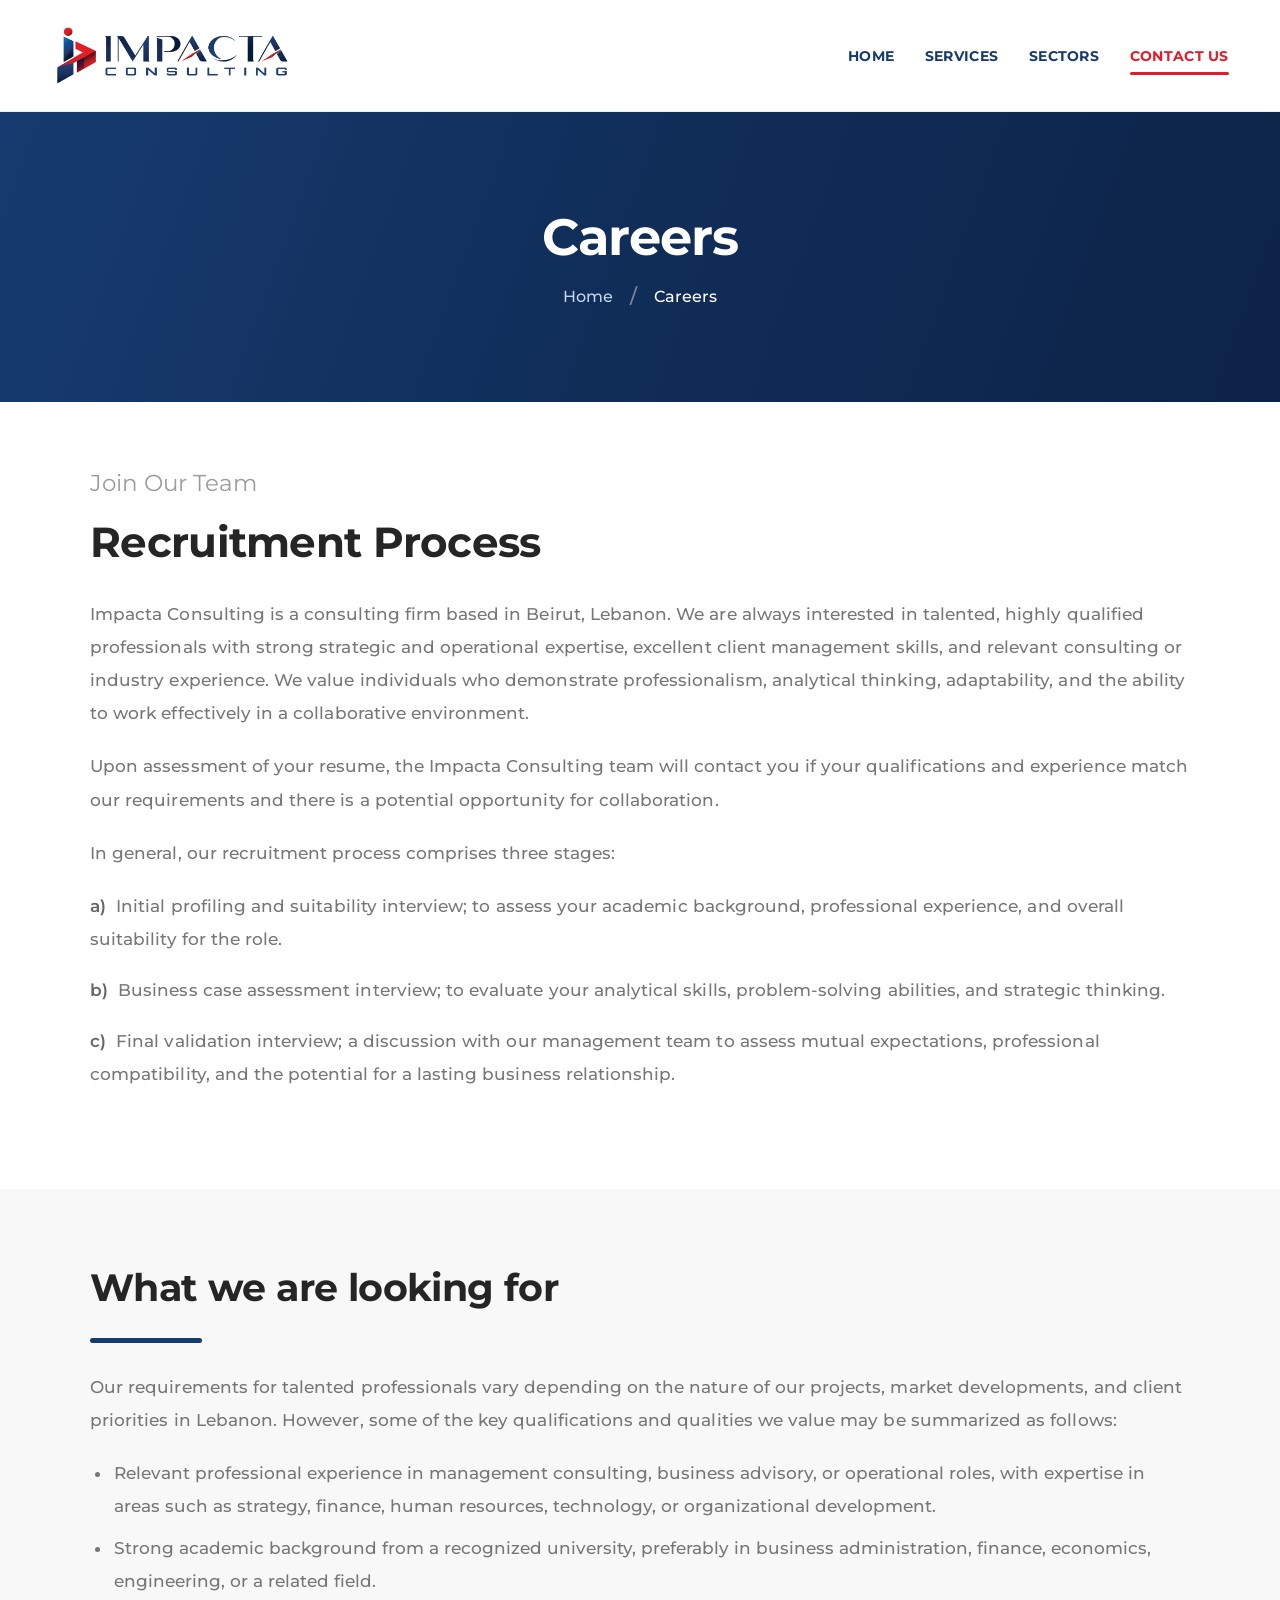
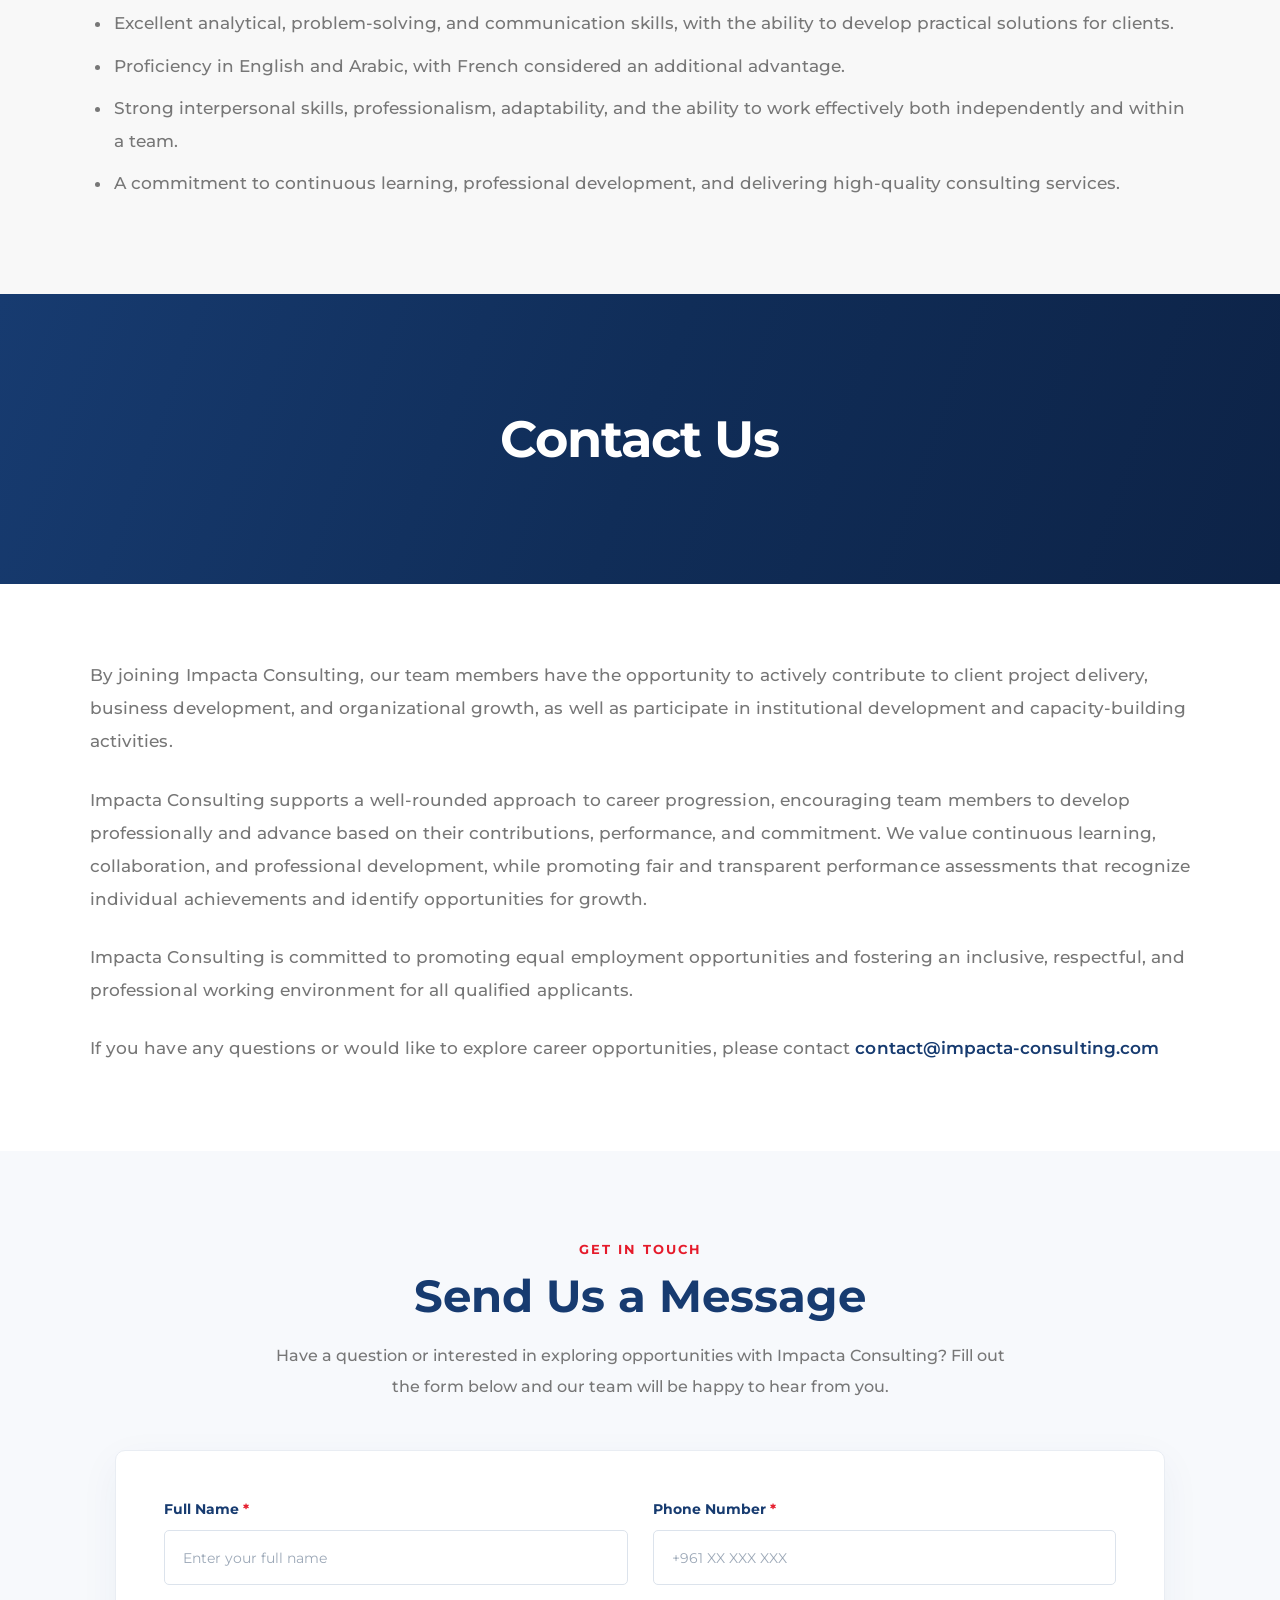
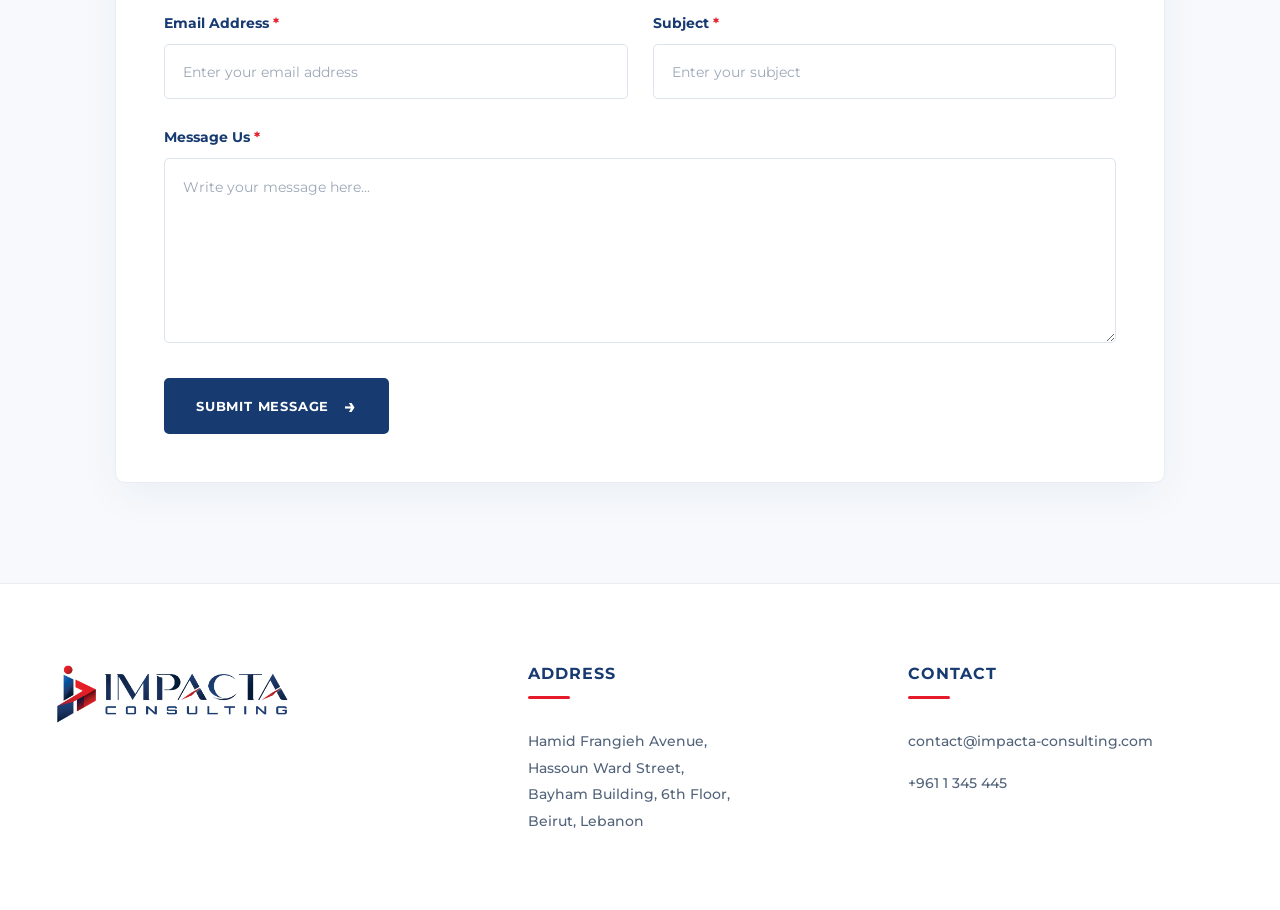
<file: contact.html>
<!DOCTYPE html>
<html lang="en">

<head>
    <meta charset="UTF-8">
    <meta name="viewport" content="width=device-width, initial-scale=1.0">

    <title>Contact Us | Impacta Consulting</title>

    <meta name="description"
        content="Contact Impacta Consulting in Beirut, Lebanon. Get in touch with our team for consulting inquiries.">

    <!-- Favicon -->
    <link rel="icon" type="image/png" href="assets/img/impacta-logo.png">
    <link rel="apple-touch-icon" href="assets/img/impacta-logo.png">

    <!-- Google Fonts -->
    <link rel="preconnect" href="https://fonts.googleapis.com">
    <link rel="preconnect" href="https://fonts.gstatic.com" crossorigin>

    <link href="https://fonts.googleapis.com/css2?family=Montserrat:wght@400;500;600;700;800&display=swap"
        rel="stylesheet">

    <!-- CSS -->
    <link rel="stylesheet" href="assets/css/style.css">

    <!-- JavaScript -->
    <script src="assets/js/app.js" defer></script>
</head>

<body>

    <!-- ==========================================
         HEADER
    =========================================== -->

    <header class="site-header" id="siteHeader">

        <div class="header-container">

            <!-- Logo -->
            <a href="index.html" class="header-logo" aria-label="Impacta Consulting Home">

                <img src="assets/img/impacta-logo.png" alt="Impacta Consulting Logo">

            </a>

            <!-- Desktop Navigation -->
            <nav class="desktop-nav" aria-label="Main Navigation">

                <a href="index.html" class="nav-link">
                    HOME
                </a>


                <a href="services.html" class="nav-link">
                    SERVICES
                </a>

                <a href="sectors.html" class="nav-link">
                    SECTORS
                </a>

                <a href="contact.html" class="nav-link active" aria-current="page">
                    CONTACT US
                </a>

            </nav>

            <!-- Hamburger -->
            <button class="menu-toggle" id="menuToggle" type="button" aria-label="Open navigation menu"
                aria-expanded="false" aria-controls="mobileMenu">
                <span></span>
                <span></span>
                <span></span>
            </button>

        </div>

    </header>


    <!-- ==========================================
         MOBILE NAVIGATION
    =========================================== -->

    <div class="mobile-menu" id="mobileMenu" aria-hidden="true" inert>

        <nav class="mobile-nav" aria-label="Mobile Navigation">

            <a href="index.html" class="mobile-nav-link">
                HOME
            </a>


            <a href="services.html" class="mobile-nav-link">
                SERVICES
            </a>

            <a href="sectors.html" class="mobile-nav-link">
                SECTORS
            </a>

            <a href="contact.html" class="mobile-nav-link active" aria-current="page">
                CONTACT US
            </a>

        </nav>

    </div>



    <!-- ==========================================
     CONTACT PAGE CONTENT
=========================================== -->

    <main id="mainContent">

        <!-- ==========================================
         CAREERS HERO
    =========================================== -->

        <section class="careers-hero">

            <div class="careers-hero-container">

                <h1 class="careers-hero-title">
                    Careers
                </h1>

                <nav class="careers-breadcrumb" aria-label="Breadcrumb">

                    <a href="index.html">Home</a>

                    <span class="careers-breadcrumb-separator">/</span>

                    <span aria-current="page">Careers</span>

                </nav>

            </div>

        </section>


        <!-- ==================================================
     CAREERS - RECRUITMENT PROCESS
================================================== -->

        <section class="recruitment-section">

            <div class="recruitment-container">

                <!-- Subtitle -->
                <span class="recruitment-subtitle">
                    Join Our Team
                </span>

                <!-- Title -->
                <h2 class="recruitment-title">
                    Recruitment Process
                </h2>

                <!-- Description -->
                <div class="recruitment-description">

                    <p>
                        Impacta Consulting is a consulting firm based in
                        Beirut, Lebanon. We are always interested in
                        talented, highly qualified professionals with
                        strong strategic and operational expertise,
                        excellent client management skills, and relevant
                        consulting or industry experience. We value
                        individuals who demonstrate professionalism,
                        analytical thinking, adaptability, and the
                        ability to work effectively in a collaborative
                        environment.
                    </p>

                    <p>
                        Upon assessment of your resume, the Impacta
                        Consulting team will contact you if your
                        qualifications and experience match our
                        requirements and there is a potential
                        opportunity for collaboration.
                    </p>

                    <p>
                        In general, our recruitment process comprises
                        three stages:
                    </p>

                    <!-- Recruitment Stages -->
                    <div class="recruitment-stages">

                        <p>
                            <strong>a)</strong>
                            Initial profiling and suitability interview;
                            to assess your academic background,
                            professional experience, and overall
                            suitability for the role.
                        </p>

                        <p>
                            <strong>b)</strong>
                            Business case assessment interview;
                            to evaluate your analytical skills,
                            problem-solving abilities, and strategic
                            thinking.
                        </p>

                        <p>
                            <strong>c)</strong>
                            Final validation interview;
                            a discussion with our management team
                            to assess mutual expectations, professional
                            compatibility, and the potential for a
                            lasting business relationship.
                        </p>

                    </div>

                </div>

            </div>

        </section>


        <!-- ==================================================
     CAREERS - WHAT WE ARE LOOKING FOR
================================================== -->

        <section class="careers-requirements-section">

            <div class="careers-requirements-container">

                <!-- SECTION TITLE -->
                <h2 class="careers-requirements-title">
                    What we are looking for
                </h2>

                <!-- BLUE UNDERLINE -->
                <div class="careers-requirements-line"></div>

                <!-- DESCRIPTION -->
                <p class="careers-requirements-description">
                    Our requirements for talented professionals vary
                    depending on the nature of our projects, market
                    developments, and client priorities in Lebanon.
                    However, some of the key qualifications and
                    qualities we value may be summarized as follows:
                </p>

                <!-- REQUIREMENTS LIST -->
                <ul class="careers-requirements-list">

                    <li>
                        Relevant professional experience in management
                        consulting, business advisory, or operational
                        roles, with expertise in areas such as strategy,
                        finance, human resources, technology, or
                        organizational development.
                    </li>

                    <li>
                        Strong academic background from a recognized
                        university, preferably in business administration,
                        finance, economics, engineering, or a related field.
                    </li>

                    <li>
                        Excellent analytical, problem-solving, and
                        communication skills, with the ability to
                        develop practical solutions for clients.
                    </li>

                    <li>
                        Proficiency in English and Arabic, with
                        French considered an additional advantage.
                    </li>

                    <li>
                        Strong interpersonal skills, professionalism,
                        adaptability, and the ability to work effectively
                        both independently and within a team.
                    </li>

                    <li>
                        A commitment to continuous learning, professional
                        development, and delivering high-quality
                        consulting services.
                    </li>

                </ul>

            </div>

        </section>


        <!-- ==================================================
     CONTACT US HERO SECTION
================================================== -->

        <section class="careers-contact-hero">

            <div class="careers-contact-container">

                <h2 class="careers-contact-title">
                    Contact Us
                </h2>

            </div>

        </section>



        <!-- ==================================================
     CAREERS - DEVELOPMENT & OPPORTUNITIES
================================================== -->

        <section class="careers-info-section">

            <div class="careers-info-container">

                <div class="careers-info-content">

                    <p>
                        By joining Impacta Consulting, our team members
                        have the opportunity to actively contribute to
                        client project delivery, business development,
                        and organizational growth, as well as participate
                        in institutional development and capacity-building
                        activities.
                    </p>

                    <p>
                        Impacta Consulting supports a well-rounded approach
                        to career progression, encouraging team members
                        to develop professionally and advance based on
                        their contributions, performance, and commitment.
                        We value continuous learning, collaboration,
                        and professional development, while promoting
                        fair and transparent performance assessments
                        that recognize individual achievements and
                        identify opportunities for growth.
                    </p>

                    <p>
                        Impacta Consulting is committed to promoting
                        equal employment opportunities and fostering
                        an inclusive, respectful, and professional
                        working environment for all qualified applicants.
                    </p>

                    <p class="careers-info-contact">
                        If you have any questions or would like to
                        explore career opportunities, please contact
                        <a href="mailto:contact@impacta-consulting.com">
                            contact@impacta-consulting.com
                        </a>
                    </p>

                </div>

            </div>

        </section>



        <!-- ==================================================
     CONTACT US - FORM SECTION
================================================== -->

        <section class="impacta-form-section" id="contactFormSection">

            <div class="impacta-form-container">

                <!-- SECTION HEADING -->
                <div class="impacta-form-heading">

                    <span class="impacta-form-subtitle">
                        GET IN TOUCH
                    </span>

                    <h2 class="impacta-form-title">
                        Send Us a Message
                    </h2>

                    <p class="impacta-form-description">
                        Have a question or interested in exploring
                        opportunities with Impacta Consulting?
                        Fill out the form below and our team
                        will be happy to hear from you.
                    </p>

                </div>

                <!-- CONTACT FORM -->
                <form id="impactaContactForm" class="impacta-contact-form">

                    <div class="impacta-form-grid">

                        <!-- FULL NAME -->
                        <div class="impacta-form-group">

                            <label for="contactFullName">
                                Full Name <span>*</span>
                            </label>

                            <input type="text" id="contactFullName" name="fullName" placeholder="Enter your full name"
                                autocomplete="name" minlength="2" maxlength="100" required>

                        </div>

                        <!-- PHONE NUMBER -->
                        <div class="impacta-form-group">

                            <label for="contactPhone">
                                Phone Number <span>*</span>
                            </label>

                            <input type="tel" id="contactPhone" name="phone" placeholder="+961 XX XXX XXX"
                                autocomplete="tel" inputmode="tel" pattern="[+]?[0-9 ()-]{7,20}"
                                title="Enter a valid phone number using 7 to 20 characters." required>

                        </div>

                        <!-- EMAIL -->
                        <div class="impacta-form-group">

                            <label for="contactEmail">
                                Email Address <span>*</span>
                            </label>

                            <input type="email" id="contactEmail" name="email" placeholder="Enter your email address"
                                autocomplete="email" maxlength="254" required>

                        </div>

                        <!-- SUBJECT -->
                        <div class="impacta-form-group">

                            <label for="contactSubject">
                                Subject <span>*</span>
                            </label>

                            <input type="text" id="contactSubject" name="subject" placeholder="Enter your subject"
                                minlength="3" maxlength="150" required>

                        </div>

                        <!-- MESSAGE -->
                        <div class="impacta-form-group impacta-form-full">

                            <label for="contactMessage">
                                Message Us <span>*</span>
                            </label>

                            <textarea id="contactMessage" name="message" placeholder="Write your message here..."
                                rows="6" minlength="10" maxlength="5000" required></textarea>

                        </div>

                    </div>

                    <!-- SUBMIT -->
                    <div class="impacta-form-actions">

                        <button type="submit" class="impacta-submit-btn">
                            <span>SUBMIT MESSAGE</span>
                            <span aria-hidden="true">&rarr;</span>
                        </button>

                    </div>


                    <!-- SUCCESS MESSAGE -->
                    <div class="impacta-form-success" id="impactaFormSuccess" role="status" aria-live="polite" hidden>
                        <span class="impacta-success-icon" aria-hidden="true">✓</span>

                        <div>
                            <strong>Thank You for Reaching Out!</strong>
                            <p>
                                Your form has been completed successfully.
                                Thank you for your interest in Impacta Consulting.
                            </p>
                        </div>
                    </div>


                </form>

            </div>

        </section>




        <!-- ==========================================
         FOOTER
    =========================================== -->

        <footer class="site-footer">

            <div class="footer-container">

                <!-- LEFT - LOGO -->
                <div class="footer-logo-column">

                    <a href="index.html" class="footer-logo" aria-label="Impacta Consulting Home">

                        <img src="assets/img/impacta-logo.png" alt="Impacta Consulting Logo">

                    </a>

                </div>

                <!-- MIDDLE - ADDRESS -->
                <div class="footer-column footer-address">

                    <h3 class="footer-title">ADDRESS</h3>

                    <p>
                        Hamid Frangieh Avenue,<br>
                        Hassoun Ward Street,<br>
                        Bayham Building, 6th Floor,<br>
                        Beirut, Lebanon
                    </p>

                </div>

                <!-- RIGHT - CONTACT -->
                <div class="footer-column footer-contact">

                    <h3 class="footer-title">CONTACT</h3>

                    <a href="mailto:contact@impacta-consulting.com">
                        contact@impacta-consulting.com
                    </a>

                    <a href="tel:+9611345445">
                        +961 1 345 445
                    </a>

                </div>

            </div>

        </footer>

</body>

</html>
</file>
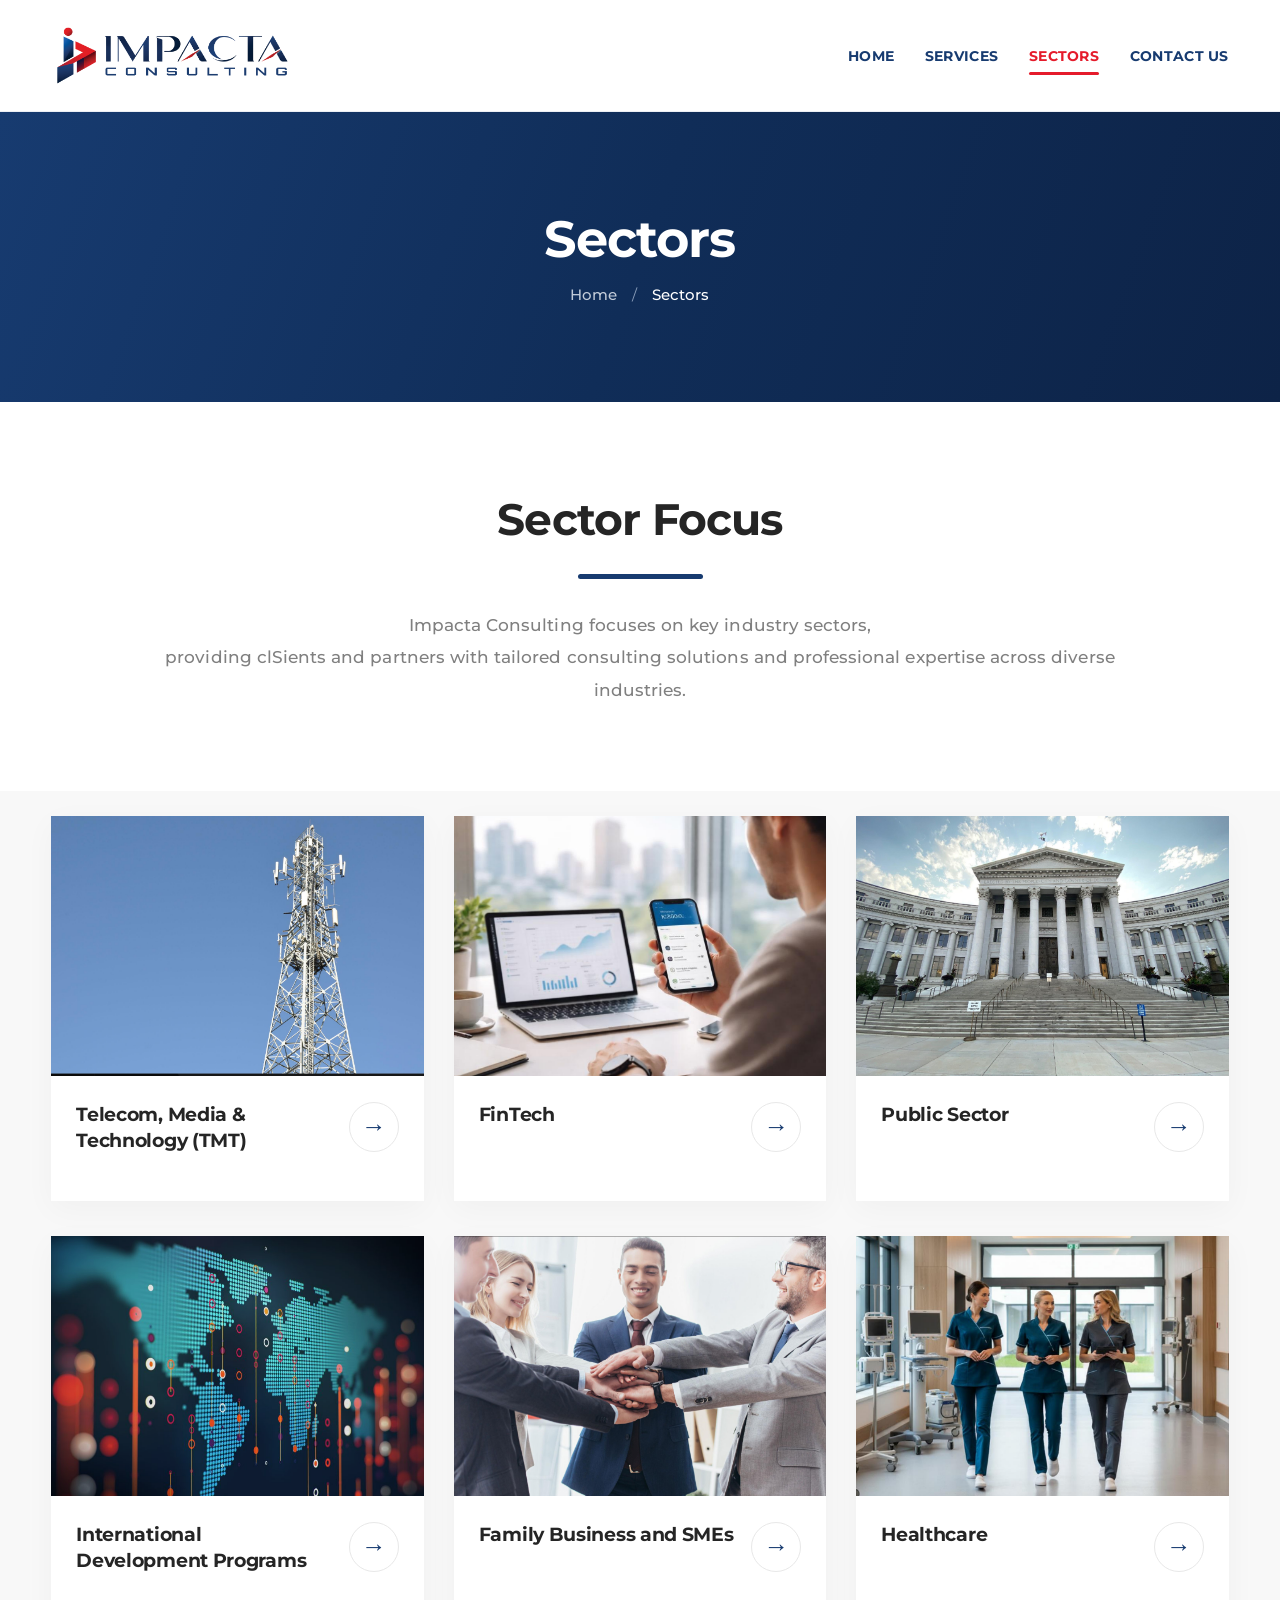
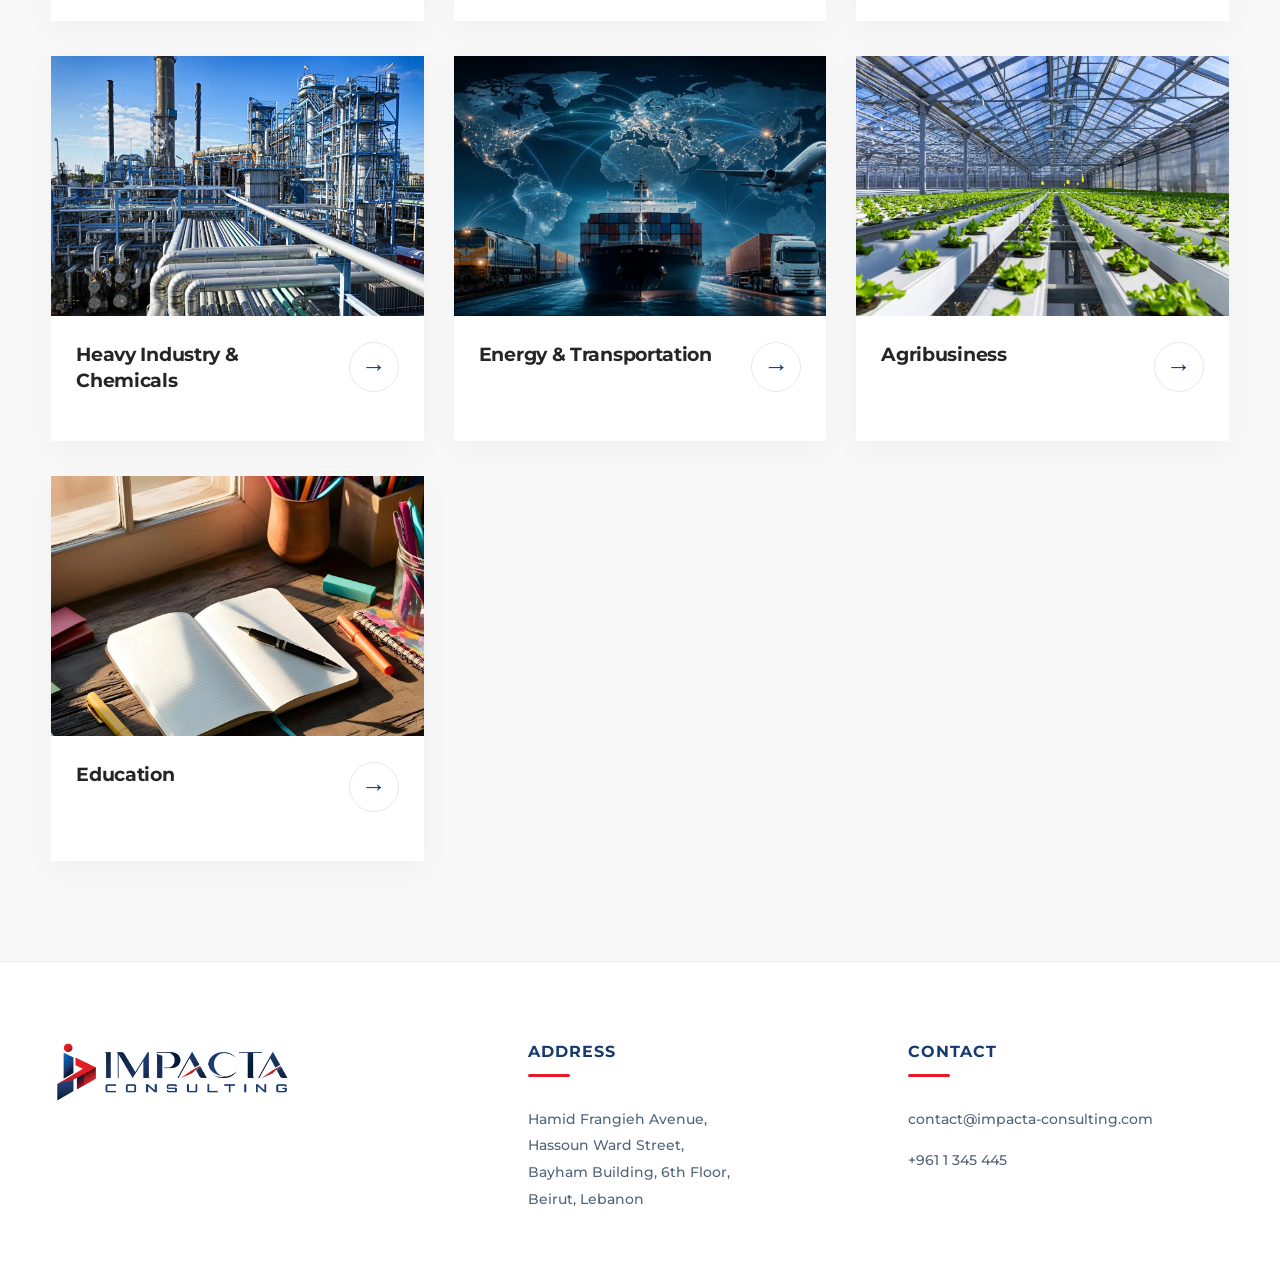
<file: sectors.html>
<!DOCTYPE html>
<html lang="en">

<head>
    <meta charset="UTF-8">
    <meta name="viewport" content="width=device-width, initial-scale=1.0">

    <title>Sectors | Impacta Consulting</title>

    <meta name="description" content="Discover the sectors and industries served by Impacta Consulting.">

    <!-- Favicon -->
    <link rel="icon" type="image/png" href="assets/img/impacta-logo.png">
    <link rel="apple-touch-icon" href="assets/img/impacta-logo.png">

    <!-- Google Fonts -->
    <link rel="preconnect" href="https://fonts.googleapis.com">
    <link rel="preconnect" href="https://fonts.gstatic.com" crossorigin>

    <link href="https://fonts.googleapis.com/css2?family=Montserrat:wght@400;500;600;700;800&display=swap"
        rel="stylesheet">

    <!-- CSS -->
    <link rel="stylesheet" href="assets/css/style.css">

    <!-- JavaScript -->
    <script src="assets/js/app.js" defer></script>
</head>

<body>

    <!-- ==========================================
         HEADER
    =========================================== -->

    <header class="site-header" id="siteHeader">

        <div class="header-container">

            <!-- Logo -->
            <a href="index.html" class="header-logo" aria-label="Impacta Consulting Home">

                <img src="assets/img/impacta-logo.png" alt="Impacta Consulting Logo">

            </a>

            <!-- Desktop Navigation -->
            <nav class="desktop-nav" aria-label="Main Navigation">

                <a href="index.html" class="nav-link">
                    HOME
                </a>


                <a href="services.html" class="nav-link">
                    SERVICES
                </a>

                <a href="sectors.html" class="nav-link active" aria-current="page">
                    SECTORS
                </a>

                <a href="contact.html" class="nav-link">
                    CONTACT US
                </a>

            </nav>

            <!-- Hamburger -->
            <button class="menu-toggle" id="menuToggle" type="button" aria-label="Open navigation menu"
                aria-expanded="false" aria-controls="mobileMenu">
                <span></span>
                <span></span>
                <span></span>
            </button>

        </div>

    </header>


    <!-- ==========================================
         MOBILE NAVIGATION
    =========================================== -->

    <div class="mobile-menu" id="mobileMenu" aria-hidden="true" inert>

        <nav class="mobile-nav" aria-label="Mobile Navigation">

            <a href="index.html" class="mobile-nav-link">
                HOME
            </a>

            <a href="services.html" class="mobile-nav-link">
                SERVICES
            </a>

            <a href="sectors.html" class="mobile-nav-link active" aria-current="page">
                SECTORS
            </a>

            <a href="contact.html" class="mobile-nav-link">
                CONTACT US
            </a>

        </nav>

    </div>


    <!-- ==========================================
         SECTORS CONTENT
    =========================================== -->

    <main id="mainContent">

        <!-- ==================================================
     SECTORS - HERO SECTION
================================================== -->

        <section class="sectors-hero">

            <div class="sectors-hero-container">

                <h1 class="sectors-hero-title">
                    Sectors
                </h1>

                <nav class="sectors-breadcrumb" aria-label="Breadcrumb">

                    <a href="index.html">
                        Home
                    </a>

                    <span class="sectors-breadcrumb-separator">
                        /
                    </span>

                    <span aria-current="page">
                        Sectors
                    </span>

                </nav>

            </div>

        </section>



        <!-- ==================================================
     SECTORS - SECTOR FOCUS INTRO
================================================== -->

        <section class="sectors-focus-section">

            <div class="sectors-focus-container">

                <h2 class="sectors-focus-title">
                    Sector Focus
                </h2>

                <div class="sectors-focus-line" aria-hidden="true"></div>

                <p class="sectors-focus-description">
                    Impacta Consulting focuses on key industry sectors,
                    <br>
                    providing clSients and partners with tailored consulting
                    solutions and professional expertise across diverse industries.
                </p>

            </div>

        </section>


        <!-- ==================================================
     SECTORS - INDUSTRY CARDS
================================================== -->

        <section class="sectors-grid-section" id="industry-sectors">

            <div class="sectors-grid-container">

                <div class="sectors-grid">

                    <!-- ==========================================
                 1. TELECOM, MEDIA & TECHNOLOGY
            =========================================== -->

                    <details class="sector-card">

                        <summary class="sector-card-summary">

                            <img src="assets/img/sector-tmt.png" alt="Telecommunications infrastructure" loading="lazy">

                            <span class="sector-card-bottom">

                                <span class="sector-card-title">
                                    Telecom, Media &amp; Technology (TMT)
                                </span>

                                <span class="sector-card-arrow" aria-hidden="true">
                                    &rarr;
                                </span>

                            </span>

                        </summary>

                        <div class="sector-card-details">

                            <p>
                                The Telecom, Media and Technology sector
                                continues to evolve through digital innovation,
                                changing customer expectations, new technologies
                                and increasing competition.
                            </p>

                            <p>
                                Impacta Consulting provides strategic and
                                operational advisory solutions designed to
                                help organizations identify opportunities,
                                strengthen their market positioning and
                                respond to industry transformation.
                            </p>

                            <h4>Our Areas of Focus</h4>

                            <ul>
                                <li>Corporate strategy and business planning</li>
                                <li>Financial management and performance improvement</li>
                                <li>Telecommunications policy and regulatory strategy</li>
                                <li>Operating model and organizational transformation</li>
                                <li>Large-scale transformation programs</li>
                                <li>Digital transformation and technology adoption</li>
                                <li>Market analysis and go-to-market planning</li>
                            </ul>

                        </div>

                    </details>


                    <!-- ==========================================
                 2. FINTECH
            =========================================== -->

                    <details class="sector-card">

                        <summary class="sector-card-summary">

                            <img src="assets/img/sector-fintech.png" alt="Digital financial technology" loading="lazy">

                            <span class="sector-card-bottom">

                                <span class="sector-card-title">
                                    FinTech
                                </span>

                                <span class="sector-card-arrow" aria-hidden="true">
                                    &rarr;
                                </span>

                            </span>

                        </summary>

                        <div class="sector-card-details">

                            <p>
                                Financial technology is transforming how
                                businesses and consumers access financial
                                services, process transactions and manage
                                digital payments.
                            </p>

                            <p>
                                Impacta Consulting supports organizations
                                in developing practical financial technology
                                strategies, optimizing operations and
                                strengthening governance and financial controls.
                            </p>

                            <h4>Our Areas of Focus</h4>

                            <ul>
                                <li>Digital financial services strategy</li>
                                <li>Market research and ecosystem development</li>
                                <li>Digital payments and mobile financial services</li>
                                <li>Operational integration and process improvement</li>
                                <li>Know Your Customer (KYC) process optimization</li>
                                <li>Cash management and transaction reconciliation</li>
                                <li>Financial reporting and revenue assurance</li>
                                <li>Risk management and fraud prevention frameworks</li>
                            </ul>

                        </div>

                    </details>


                    <!-- ==========================================
                 3. PUBLIC SECTOR
            =========================================== -->

                    <details class="sector-card">

                        <summary class="sector-card-summary">

                            <img src="assets/img/sector-public.png" alt="Public administration building" loading="lazy">

                            <span class="sector-card-bottom">

                                <span class="sector-card-title">
                                    Public Sector
                                </span>

                                <span class="sector-card-arrow" aria-hidden="true">
                                    &rarr;
                                </span>

                            </span>

                        </summary>

                        <div class="sector-card-details">

                            <p>
                                Public institutions face increasing demands
                                to improve service quality, strengthen
                                transparency and optimize the use of
                                available resources.
                            </p>

                            <p>
                                Impacta Consulting offers advisory solutions
                                addressing institutional development,
                                governance, operational efficiency and
                                public service modernization.
                            </p>

                            <h4>Our Areas of Focus</h4>

                            <ul>
                                <li>Socioeconomic impact assessments</li>
                                <li>Public policy and strategic planning</li>
                                <li>Labor market studies and assessments</li>
                                <li>Institutional governance and organizational design</li>
                                <li>Business process reengineering</li>
                                <li>Cost optimization and procurement improvement</li>
                                <li>Public-private partnership advisory</li>
                                <li>Digital government and public service modernization</li>
                                <li>Change management and implementation support</li>
                            </ul>

                        </div>

                    </details>


                    <!-- ==========================================
                 4. INTERNATIONAL DEVELOPMENT PROGRAMS
            =========================================== -->

                    <details class="sector-card">

                        <summary class="sector-card-summary">

                            <img src="assets/img/sector-development.png" alt="Development program consultation"
                                loading="lazy">

                            <span class="sector-card-bottom">

                                <span class="sector-card-title">
                                    International Development Programs
                                </span>

                                <span class="sector-card-arrow" aria-hidden="true">
                                    &rarr;
                                </span>

                            </span>

                        </summary>

                        <div class="sector-card-details">

                            <p>
                                International development initiatives play
                                an important role in strengthening local
                                economies, supporting institutions and
                                improving opportunities for communities.
                            </p>

                            <p>
                                Impacta Consulting provides advisory and
                                capacity-building solutions tailored to
                                development programs, nonprofit organizations
                                and institutional partners.
                            </p>

                            <h4>Our Areas of Focus</h4>

                            <ul>
                                <li>Socioeconomic and sector assessments</li>
                                <li>Organizational development and governance</li>
                                <li>Human resources and workforce development</li>
                                <li>Training, coaching and capacity building</li>
                                <li>SME and entrepreneurship support</li>
                                <li>Business planning and investment readiness</li>
                                <li>Market access and business development</li>
                                <li>Program performance monitoring and evaluation</li>
                            </ul>

                        </div>

                    </details>


                    <!-- ==========================================
                 5. FAMILY BUSINESS AND SMEs
            =========================================== -->

                    <details class="sector-card">

                        <summary class="sector-card-summary">

                            <img src="assets/img/sector-smes.png" alt="Business team collaboration" loading="lazy">

                            <span class="sector-card-bottom">

                                <span class="sector-card-title">
                                    Family Business and SMEs
                                </span>

                                <span class="sector-card-arrow" aria-hidden="true">
                                    &rarr;
                                </span>

                            </span>

                        </summary>

                        <div class="sector-card-details">

                            <p>
                                Family-owned businesses and small and
                                medium-sized enterprises are essential
                                contributors to economic growth and
                                employment.
                            </p>

                            <p>
                                Impacta Consulting helps businesses
                                strengthen management practices, improve
                                operational performance and establish
                                sustainable structures for future growth.
                            </p>

                            <h4>Our Areas of Focus</h4>

                            <ul>
                                <li>Corporate governance and management structures</li>
                                <li>Family business professionalization</li>
                                <li>Organizational design and succession planning</li>
                                <li>Business strategy and growth planning</li>
                                <li>Product and service portfolio optimization</li>
                                <li>Investment screening and business planning</li>
                                <li>Shared services and operational efficiency</li>
                                <li>Financial planning and performance management</li>
                            </ul>

                        </div>

                    </details>


                    <!-- ==========================================
                 6. HEALTHCARE
            =========================================== -->

                    <details class="sector-card">

                        <summary class="sector-card-summary">

                            <img src="assets/img/sector-healthcare.png" alt="Healthcare professionals in a hospital"
                                loading="lazy">

                            <span class="sector-card-bottom">

                                <span class="sector-card-title">
                                    Healthcare
                                </span>

                                <span class="sector-card-arrow" aria-hidden="true">
                                    &rarr;
                                </span>

                            </span>

                        </summary>

                        <div class="sector-card-details">

                            <p>
                                Healthcare organizations operate in a
                                rapidly changing environment shaped by
                                technological innovation, evolving patient
                                needs, workforce challenges and financial
                                pressures.
                            </p>

                            <p>
                                Impacta Consulting offers management
                                advisory solutions aimed at improving
                                healthcare operations, institutional
                                efficiency and service delivery.
                            </p>

                            <h4>Our Areas of Focus</h4>

                            <ul>
                                <li>Healthcare market and feasibility studies</li>
                                <li>Competitive landscape assessments</li>
                                <li>Healthcare demand and supply analysis</li>
                                <li>Healthcare workforce planning</li>
                                <li>Hospital operating model improvement</li>
                                <li>Healthcare digital transformation</li>
                                <li>Electronic medical records implementation support</li>
                                <li>Project Management Office (PMO) services</li>
                                <li>Operational efficiency and performance monitoring</li>
                            </ul>

                        </div>

                    </details>


                    <!-- ==========================================
                 7. HEAVY INDUSTRY & CHEMICALS
            =========================================== -->

                    <details class="sector-card">

                        <summary class="sector-card-summary">

                            <img src="assets/img/sector-industry.png" alt="Industrial manufacturing facility"
                                loading="lazy">

                            <span class="sector-card-bottom">

                                <span class="sector-card-title">
                                    Heavy Industry &amp; Chemicals
                                </span>

                                <span class="sector-card-arrow" aria-hidden="true">
                                    &rarr;
                                </span>

                            </span>

                        </summary>

                        <div class="sector-card-details">

                            <p>
                                Industrial and chemical businesses face
                                growing pressure to enhance productivity,
                                control costs and adapt to changing
                                market and technological conditions.
                            </p>

                            <p>
                                Impacta Consulting supports industrial
                                organizations in developing effective
                                strategies, improving operations and
                                managing complex transformation initiatives.
                            </p>

                            <h4>Our Areas of Focus</h4>

                            <ul>
                                <li>Corporate and operational strategy</li>
                                <li>Merger and acquisition advisory</li>
                                <li>Carve-out and post-merger integration</li>
                                <li>Operational performance improvement</li>
                                <li>Cost reduction and productivity enhancement</li>
                                <li>Supply chain optimization</li>
                                <li>ERP implementation and process digitization</li>
                                <li>Industrial technology and automation planning</li>
                                <li>Transformation program management</li>
                            </ul>

                        </div>

                    </details>


                    <!-- ==========================================
                 8. ENERGY & TRANSPORTATION
            =========================================== -->

                    <details class="sector-card">

                        <summary class="sector-card-summary">

                            <img src="assets/img/sector-energy.png" alt="Energy and transportation infrastructure"
                                loading="lazy">

                            <span class="sector-card-bottom">

                                <span class="sector-card-title">
                                    Energy &amp; Transportation
                                </span>

                                <span class="sector-card-arrow" aria-hidden="true">
                                    &rarr;
                                </span>

                            </span>

                        </summary>

                        <div class="sector-card-details">

                            <p>
                                Energy and transportation sectors are
                                undergoing significant transformation
                                driven by infrastructure modernization,
                                sustainability objectives and technological
                                advancements.
                            </p>

                            <p>
                                Impacta Consulting offers strategic
                                advisory solutions to support market
                                assessments, investment planning,
                                operational improvements and business
                                development initiatives.
                            </p>

                            <h4>Our Areas of Focus</h4>

                            <ul>
                                <li>Market intelligence and sector analysis</li>
                                <li>Stakeholder identification and mapping</li>
                                <li>Competitive landscape assessments</li>
                                <li>Corporate strategy and market entry planning</li>
                                <li>Business development and partnership strategies</li>
                                <li>Investment portfolio evaluation</li>
                                <li>Capital expenditure optimization</li>
                                <li>Operational transformation and efficiency</li>
                                <li>Infrastructure project planning and management</li>
                            </ul>

                        </div>

                    </details>


                    <!-- ==========================================
                 9. AGRIBUSINESS
            =========================================== -->

                    <details class="sector-card">

                        <summary class="sector-card-summary">

                            <img src="assets/img/sector-agribusiness.png" alt="Modern agricultural greenhouse"
                                loading="lazy">

                            <span class="sector-card-bottom">

                                <span class="sector-card-title">
                                    Agribusiness
                                </span>

                                <span class="sector-card-arrow" aria-hidden="true">
                                    &rarr;
                                </span>

                            </span>

                        </summary>

                        <div class="sector-card-details">

                            <p>
                                Agribusiness plays a vital role in
                                economic development, food security
                                and sustainable agricultural production.
                            </p>

                            <p>
                                Impacta Consulting provides advisory
                                solutions supporting agricultural
                                businesses, investors and institutions
                                in assessing opportunities and
                                strengthening sector performance.
                            </p>

                            <h4>Our Areas of Focus</h4>

                            <ul>
                                <li>Agricultural sector and market assessments</li>
                                <li>Strategic planning and sector development</li>
                                <li>Food security and agricultural policy analysis</li>
                                <li>Business feasibility and financial planning</li>
                                <li>Market entry and growth strategies</li>
                                <li>Agricultural investment assessment</li>
                                <li>Supply chain and value chain optimization</li>
                                <li>SME and agribusiness development support</li>
                            </ul>

                        </div>

                    </details>


                    <!-- ==========================================
                 10. EDUCATION
            =========================================== -->

                    <details class="sector-card">

                        <summary class="sector-card-summary">

                            <img src="assets/img/sector-education.png" alt="Education and learning materials"
                                loading="lazy">

                            <span class="sector-card-bottom">

                                <span class="sector-card-title">
                                    Education
                                </span>

                                <span class="sector-card-arrow" aria-hidden="true">
                                    &rarr;
                                </span>

                            </span>

                        </summary>

                        <div class="sector-card-details">

                            <p>
                                Education institutions face evolving
                                demands for quality learning,
                                organizational efficiency, financial
                                sustainability and digital innovation.
                            </p>

                            <p>
                                Impacta Consulting provides management
                                and institutional advisory solutions
                                designed to help educational organizations
                                improve operations and strengthen
                                learning environments.
                            </p>

                            <h4>Our Areas of Focus</h4>

                            <ul>
                                <li>Educational institution strategy</li>
                                <li>Operating model and governance restructuring</li>
                                <li>Financial planning and cost optimization</li>
                                <li>Organizational structure and role definition</li>
                                <li>Human resources and workforce development</li>
                                <li>Educational technology integration</li>
                                <li>Digital and hybrid learning transformation</li>
                                <li>Teacher training and capacity building</li>
                                <li>Change management and implementation support</li>
                            </ul>

                        </div>

                    </details>

                </div>

            </div>

        </section>





    </main>


    <!-- ==========================================
         FOOTER
    =========================================== -->

    <footer class="site-footer">

        <div class="footer-container">

            <!-- LEFT - LOGO -->
            <div class="footer-logo-column">

                <a href="index.html" class="footer-logo" aria-label="Impacta Consulting Home">

                    <img src="assets/img/impacta-logo.png" alt="Impacta Consulting Logo">

                </a>

            </div>

            <!-- MIDDLE - ADDRESS -->
            <div class="footer-column footer-address">

                <h3 class="footer-title">ADDRESS</h3>

                <p>
                    Hamid Frangieh Avenue,<br>
                    Hassoun Ward Street,<br>
                    Bayham Building, 6th Floor,<br>
                    Beirut, Lebanon
                </p>

            </div>

            <!-- RIGHT - CONTACT -->
            <div class="footer-column footer-contact">

                <h3 class="footer-title">CONTACT</h3>

                <a href="mailto:contact@impacta-consulting.com">
                    contact@impacta-consulting.com
                </a>

                <a href="tel:+9611345445">
                    +961 1 345 445
                </a>

            </div>

        </div>

    </footer>

</body>

</html>
</file>
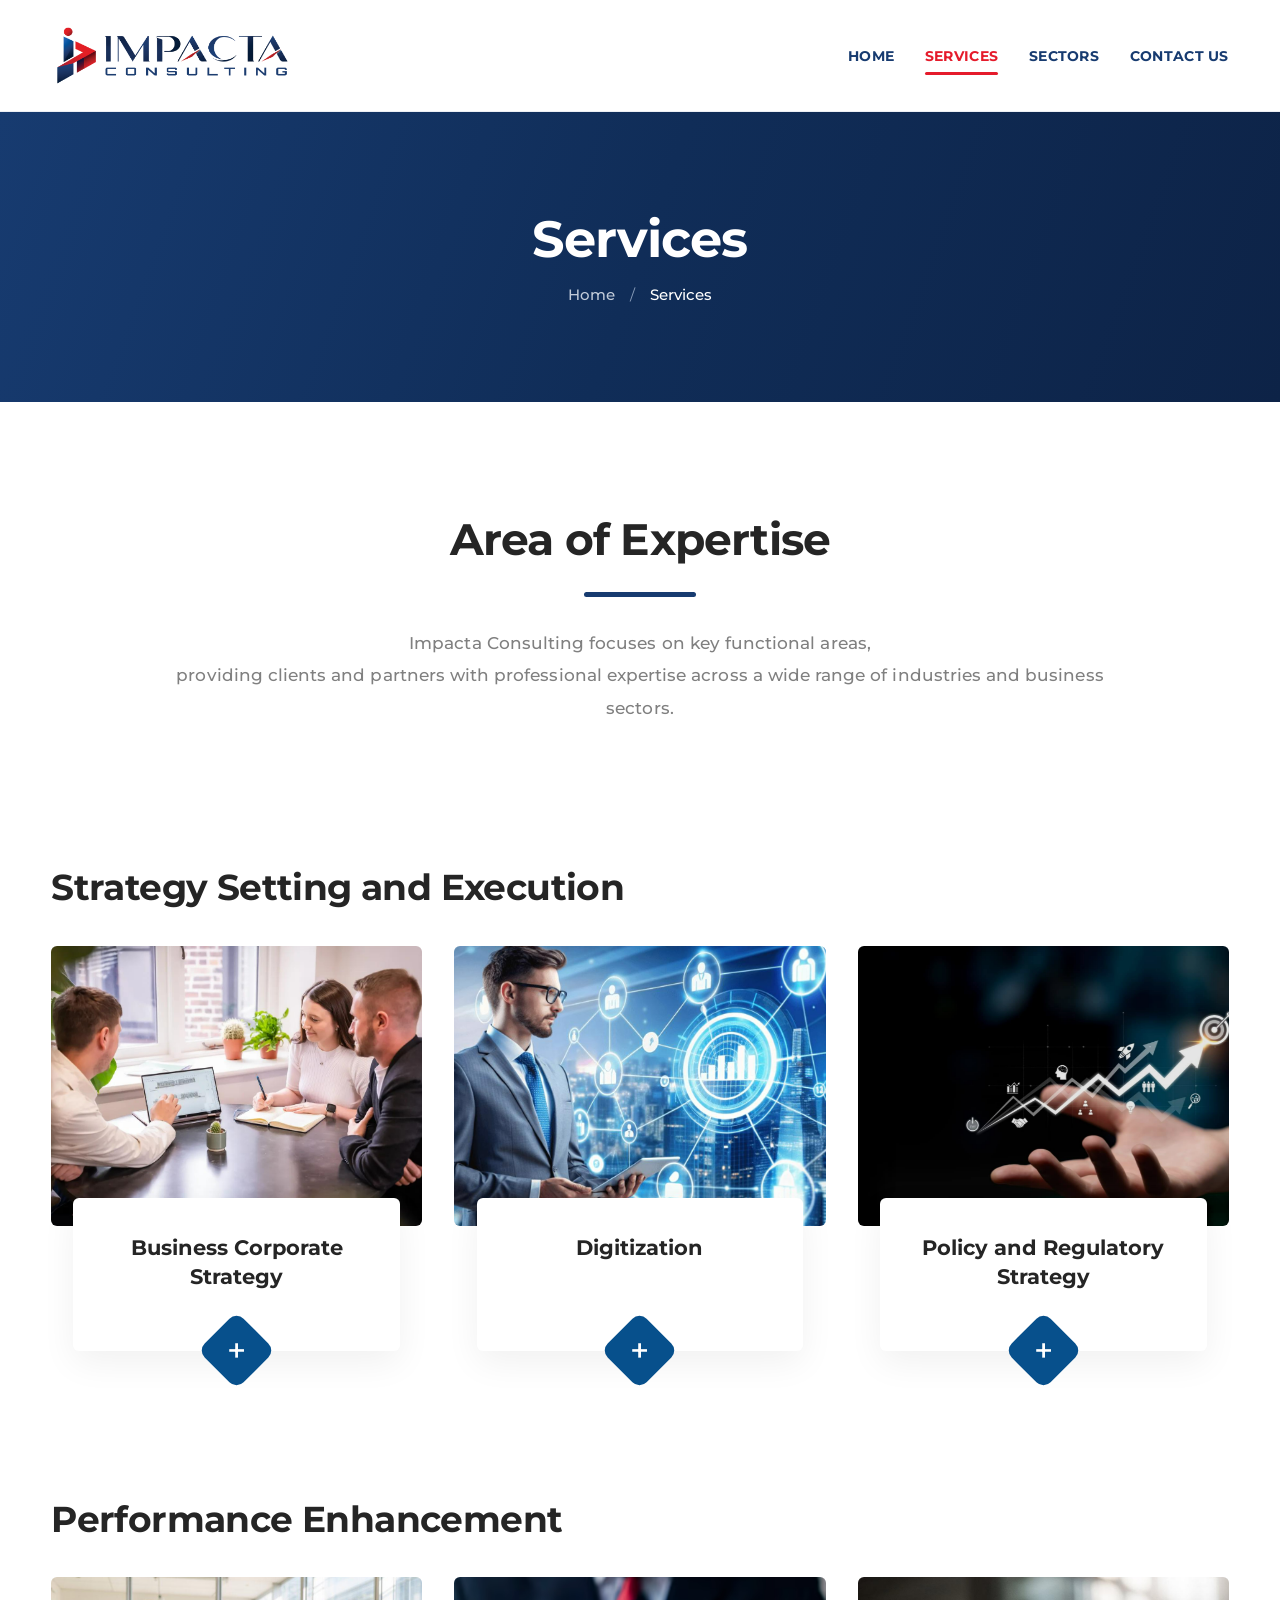
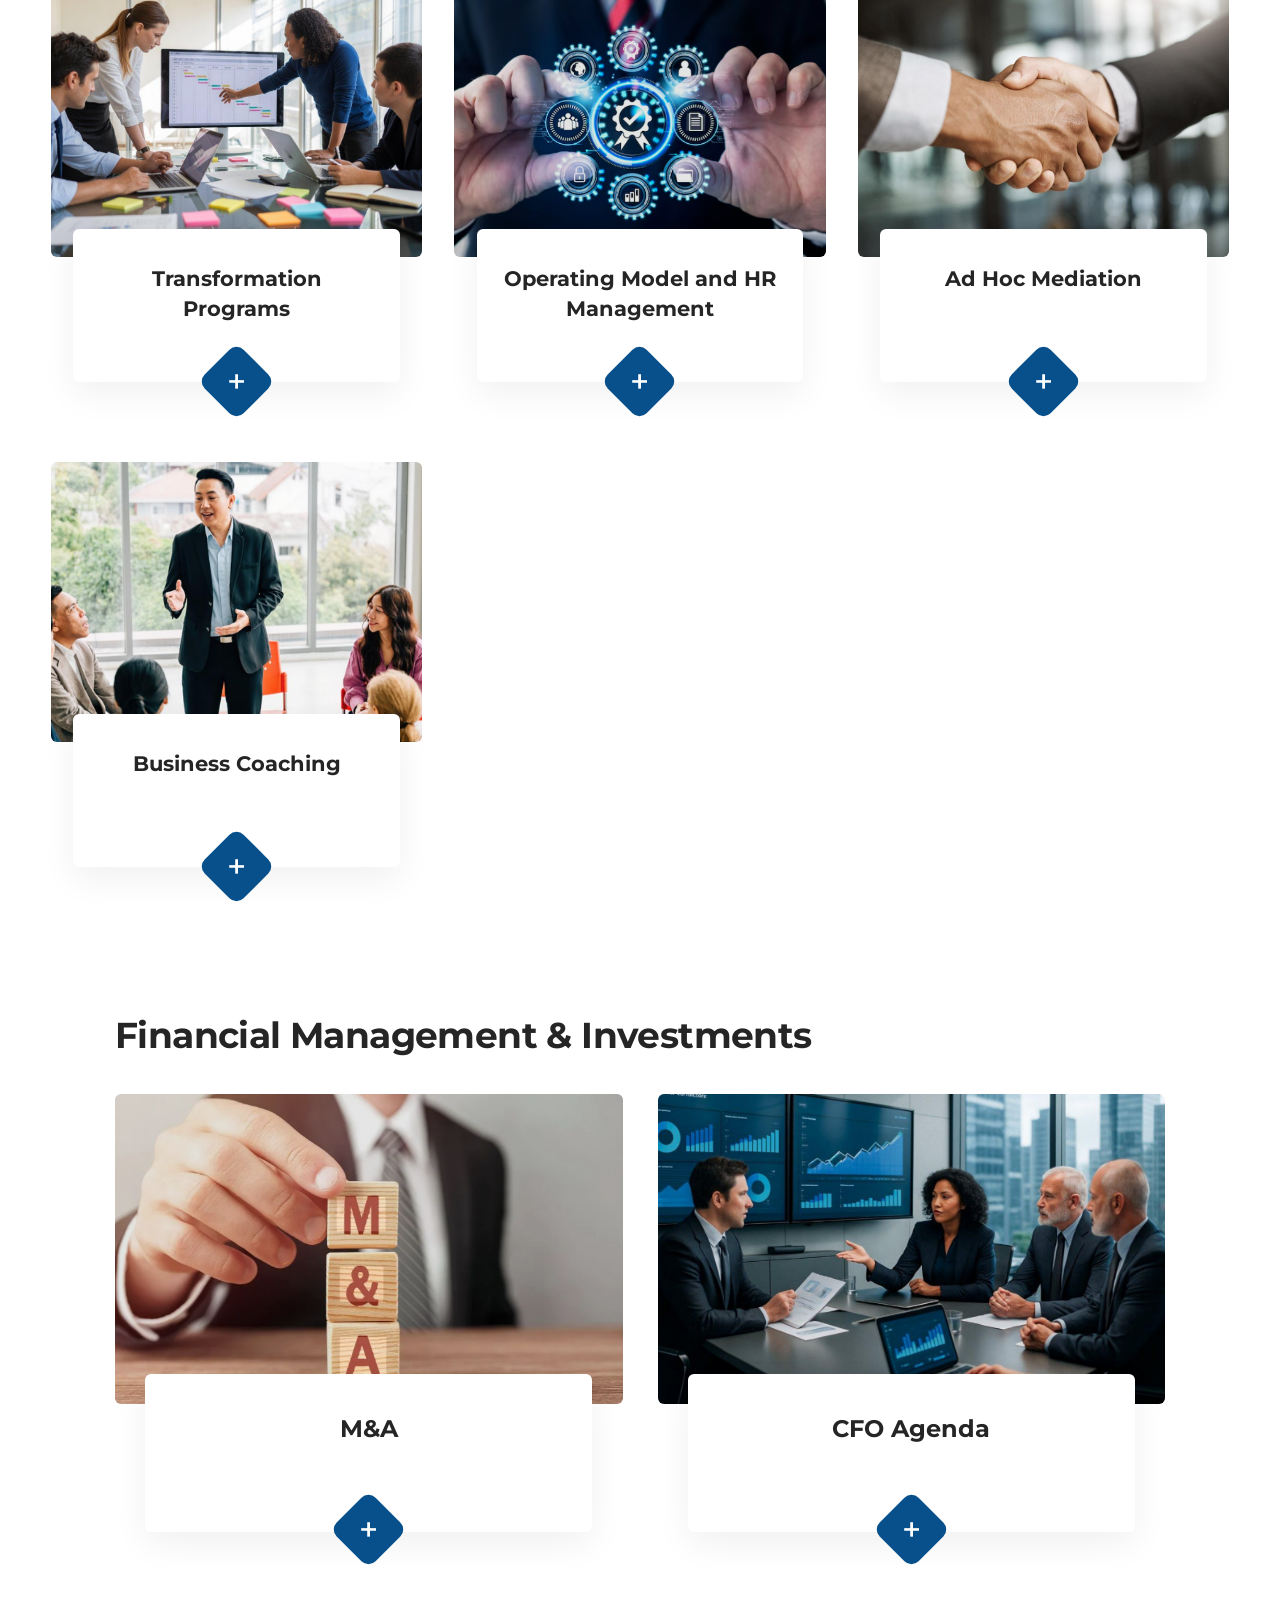
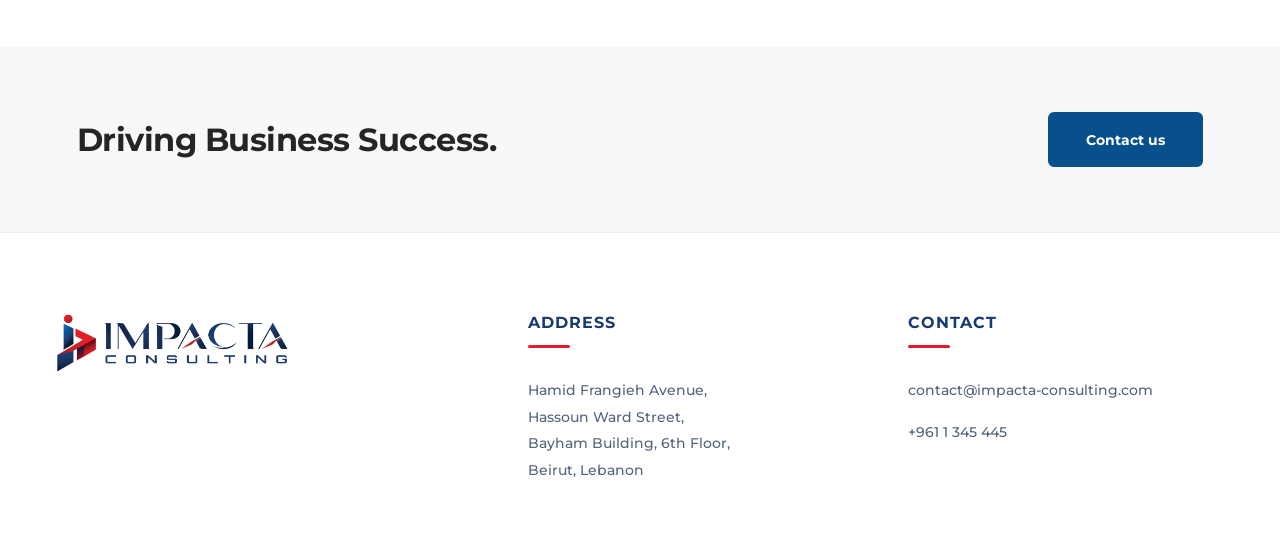
<file: services.html>
<!DOCTYPE html>
<html lang="en">

<head>
    <meta charset="UTF-8">
    <meta name="viewport" content="width=device-width, initial-scale=1.0">

    <title>Services | Impacta Consulting</title>

    <meta name="description" content="Explore the professional consulting services offered by Impacta Consulting.">

    <!-- Favicon -->
    <link rel="icon" type="image/png" href="assets/img/impacta-logo.png">
    <link rel="apple-touch-icon" href="assets/img/impacta-logo.png">

    <!-- Google Fonts -->
    <link rel="preconnect" href="https://fonts.googleapis.com">
    <link rel="preconnect" href="https://fonts.gstatic.com" crossorigin>

    <link href="https://fonts.googleapis.com/css2?family=Montserrat:wght@400;500;600;700;800&display=swap"
        rel="stylesheet">

    <!-- CSS -->
    <link rel="stylesheet" href="assets/css/style.css">

    <!-- JavaScript -->
    <script src="assets/js/app.js" defer></script>
</head>

<body>

    <!-- ==========================================
         HEADER
    =========================================== -->

    <header class="site-header" id="siteHeader">

        <div class="header-container">

            <!-- Logo -->
            <a href="index.html" class="header-logo" aria-label="Impacta Consulting Home">

                <img src="assets/img/impacta-logo.png" alt="Impacta Consulting Logo">

            </a>

            <!-- Desktop Navigation -->
            <nav class="desktop-nav" aria-label="Main Navigation">

                <a href="index.html" class="nav-link">
                    HOME
                </a>


                <a href="services.html" class="nav-link active" aria-current="page">
                    SERVICES
                </a>

                <a href="sectors.html" class="nav-link">
                    SECTORS
                </a>

                <a href="contact.html" class="nav-link">
                    CONTACT US
                </a>

            </nav>

            <!-- Hamburger -->
            <button class="menu-toggle" id="menuToggle" type="button" aria-label="Open navigation menu"
                aria-expanded="false" aria-controls="mobileMenu">
                <span></span>
                <span></span>
                <span></span>
            </button>

        </div>

    </header>


    <!-- ==========================================
         MOBILE NAVIGATION
    =========================================== -->

    <div class="mobile-menu" id="mobileMenu" aria-hidden="true" inert>

        <nav class="mobile-nav" aria-label="Mobile Navigation">

            <a href="index.html" class="mobile-nav-link">
                HOME
            </a>


            <a href="services.html" class="mobile-nav-link active" aria-current="page">
                SERVICES
            </a>

            <a href="sectors.html" class="mobile-nav-link">
                SECTORS
            </a>

            <a href="contact.html" class="mobile-nav-link">
                CONTACT US
            </a>

        </nav>

    </div>


    <!-- ==========================================
         SERVICES CONTENT
    =========================================== -->

    <main id="mainContent">


        <!-- ==================================================
     SERVICES - HERO SECTION
================================================== -->

        <section class="services-hero">

            <div class="services-hero-container">

                <h1 class="services-hero-title">
                    Services
                </h1>

                <nav class="services-breadcrumb" aria-label="Breadcrumb">

                    <a href="index.html">
                        Home
                    </a>

                    <span class="services-breadcrumb-separator">
                        /
                    </span>

                    <span aria-current="page">
                        Services
                    </span>

                </nav>

            </div>

        </section>


        <!-- ==================================================
     SERVICES - AREA OF EXPERTISE INTRO
================================================== -->

        <section class="services-expertise-intro">

            <div class="services-expertise-container">

                <h2 class="services-expertise-title">
                    Area of Expertise
                </h2>

                <div class="services-expertise-line" aria-hidden="true"></div>

                <p class="services-expertise-description">
                    Impacta Consulting focuses on key functional areas,
                    <br>
                    providing clients and partners with professional expertise
                    across a wide range of industries and business sectors.
                </p>

            </div>

        </section>


        <!-- ==================================================
     SERVICES - STRATEGY SETTING AND EXECUTION
================================================== -->

        <section class="services-strategy-section" id="strategy">

            <div class="services-strategy-container">

                <h2 class="services-strategy-title">
                    Strategy Setting and Execution
                </h2>

                <div class="services-strategy-grid">

                    <!-- CARD 1 -->
                    <article class="services-strategy-card">

                        <div class="services-strategy-image">
                            <img src="assets/img/business-strategy.png" alt="Business strategy consulting meeting"
                                loading="lazy">
                        </div>

                        <div class="services-strategy-card-body">

                            <h3>Business Corporate Strategy</h3>

                            <button class="services-strategy-toggle" type="button" aria-expanded="false"
                                aria-controls="strategy-content-1"
                                aria-label="Read more about Business Corporate Strategy">
                                <span class="services-strategy-diamond">
                                    <span class="services-strategy-symbol" aria-hidden="true">+</span>
                                </span>
                            </button>

                            <div class="services-strategy-details" id="strategy-content-1" inert>
                                <div class="services-strategy-details-inner">

                                    <p>
                                        Impacta Consulting supports organizations
                                        in developing clear business strategies
                                        that strengthen their competitive position,
                                        identify growth opportunities, and
                                        improve overall performance.
                                    </p>

                                    <ul>
                                        <li>Corporate and business strategy development</li>
                                        <li>Strategic planning and execution</li>
                                        <li>Market analysis and growth opportunities</li>
                                        <li>Business transformation and restructuring</li>
                                        <li>Performance improvement strategies</li>
                                    </ul>

                                </div>
                            </div>

                        </div>

                    </article>


                    <!-- CARD 2 -->
                    <article class="services-strategy-card">

                        <div class="services-strategy-image">
                            <img src="assets/img/digitization.png" alt="Digital transformation and technology"
                                loading="lazy">
                        </div>

                        <div class="services-strategy-card-body">

                            <h3>Digitization</h3>

                            <button class="services-strategy-toggle" type="button" aria-expanded="false"
                                aria-controls="strategy-content-2" aria-label="Read more about Digitization">
                                <span class="services-strategy-diamond">
                                    <span class="services-strategy-symbol" aria-hidden="true">+</span>
                                </span>
                            </button>

                            <div class="services-strategy-details" id="strategy-content-2" inert>
                                <div class="services-strategy-details-inner">

                                    <p>
                                        We help organizations embrace digital
                                        transformation by identifying practical
                                        technology solutions that enhance
                                        operational efficiency, streamline
                                        business processes, and support
                                        sustainable growth.
                                    </p>

                                    <ul>
                                        <li>Digital transformation strategy</li>
                                        <li>Business process digitization</li>
                                        <li>Technology assessment and planning</li>
                                        <li>Digital operating models</li>
                                        <li>Innovation and automation opportunities</li>
                                    </ul>

                                </div>
                            </div>

                        </div>

                    </article>


                    <!-- CARD 3 -->
                    <article class="services-strategy-card">

                        <div class="services-strategy-image">
                            <img src="assets/img/regulatory-strategy.png" alt="Regulatory compliance and governance"
                                loading="lazy">
                        </div>

                        <div class="services-strategy-card-body">

                            <h3>Policy and Regulatory Strategy</h3>

                            <button class="services-strategy-toggle" type="button" aria-expanded="false"
                                aria-controls="strategy-content-3"
                                aria-label="Read more about Policy and Regulatory Strategy">
                                <span class="services-strategy-diamond">
                                    <span class="services-strategy-symbol" aria-hidden="true">+</span>
                                </span>
                            </button>

                            <div class="services-strategy-details" id="strategy-content-3" inert>
                                <div class="services-strategy-details-inner">

                                    <p>
                                        Impacta Consulting assists organizations
                                        in navigating complex regulatory
                                        environments and developing policies
                                        and governance frameworks that align
                                        with their strategic objectives.
                                    </p>

                                    <ul>
                                        <li>Policy development and assessment</li>
                                        <li>Regulatory strategy and advisory</li>
                                        <li>Corporate governance frameworks</li>
                                        <li>Compliance strategy and planning</li>
                                        <li>Institutional and organizational reform</li>
                                    </ul>

                                </div>
                            </div>

                        </div>

                    </article>

                </div>

            </div>

        </section>




        <!-- ==================================================
     SERVICES - PERFORMANCE ENHANCEMENT
================================================== -->

        <section class="services-performance-section" id="performance">

            <div class="services-performance-container">

                <h2 class="services-performance-title">
                    Performance Enhancement
                </h2>

                <div class="services-performance-grid">

                    <!-- ==========================================
                 CARD 1 - TRANSFORMATION PROGRAMS
            =========================================== -->

                    <article class="services-performance-card">

                        <div class="services-performance-image">
                            <img src="assets/img/transformation-programs.png" alt="Business transformation planning"
                                loading="lazy">
                        </div>

                        <div class="services-performance-card-body">

                            <h3>Transformation Programs</h3>

                            <button type="button" class="services-performance-toggle" aria-expanded="false"
                                aria-controls="performance-content-1"
                                aria-label="Read more about Transformation Programs">
                                <span class="services-performance-diamond">
                                    <span class="services-performance-symbol" aria-hidden="true">+</span>
                                </span>
                            </button>

                            <div class="services-performance-details" id="performance-content-1" inert>
                                <div class="services-performance-details-inner">

                                    <h4>Cost Reduction</h4>
                                    <ul>
                                        <li>Identify sustainable cost reduction opportunities through detailed
                                            operational and financial assessments.</li>
                                        <li>Develop practical cost optimization plans aligned with business priorities.
                                        </li>
                                        <li>Monitor implementation and evaluate the impact on financial performance.
                                        </li>
                                    </ul>

                                    <h4>Project Management Office (PMO)</h4>
                                    <ul>
                                        <li>Establish project governance structures that support organizational
                                            objectives.</li>
                                        <li>Monitor project progress, timelines, resources, and performance indicators.
                                        </li>
                                        <li>Develop project reporting frameworks, documentation, and best practices.
                                        </li>
                                    </ul>

                                    <h4>Large-Scale Transformation Programs</h4>
                                    <ul>
                                        <li>Support transformation initiatives from initial assessment through
                                            implementation.</li>
                                        <li>Redesign organizational structures, processes, and operating practices.</li>
                                        <li>Coordinate organizational change and post-merger integration activities.
                                        </li>
                                    </ul>

                                    <h4>Information Systems and Tools</h4>
                                    <p>
                                        Support organizations in identifying,
                                        designing, and implementing business
                                        systems that meet operational needs
                                        while remaining aligned with technical
                                        requirements and strategic priorities.
                                    </p>

                                    <h4>Business Process Reengineering</h4>
                                    <ul>
                                        <li>Analyze and redesign workflows to improve efficiency and accountability.
                                        </li>
                                        <li>Align processes across departments and business units.</li>
                                        <li>Define technology requirements and process governance frameworks.</li>
                                        <li>Establish performance monitoring and reporting mechanisms.</li>
                                    </ul>

                                    <h4>Change Management</h4>
                                    <ul>
                                        <li>Develop structured transition and change management plans.</li>
                                        <li>Establish governance and stakeholder engagement mechanisms.</li>
                                        <li>Coordinate communication activities, workshops, and information sessions.
                                        </li>
                                        <li>Design training and development programs to support successful
                                            implementation.</li>
                                    </ul>

                                </div>
                            </div>

                        </div>

                    </article>


                    <!-- ==========================================
                 CARD 2 - OPERATING MODEL AND HR
            =========================================== -->

                    <article class="services-performance-card">

                        <div class="services-performance-image">
                            <img src="assets/img/operating-model.png"
                                alt="Human resources and operating model consultation" loading="lazy">
                        </div>

                        <div class="services-performance-card-body">

                            <h3>Operating Model and HR Management</h3>

                            <button type="button" class="services-performance-toggle" aria-expanded="false"
                                aria-controls="performance-content-2"
                                aria-label="Read more about Operating Model and HR Management">
                                <span class="services-performance-diamond">
                                    <span class="services-performance-symbol" aria-hidden="true">+</span>
                                </span>
                            </button>

                            <div class="services-performance-details" id="performance-content-2" inert>
                                <div class="services-performance-details-inner">

                                    <h4>Operating and Governance Model Alignment</h4>
                                    <ul>
                                        <li>Design operating models and governance structures aligned with
                                            organizational objectives.</li>
                                        <li>Clarify responsibilities and decision-making authority across functions.
                                        </li>
                                        <li>Define performance indicators, critical processes, and supporting systems.
                                        </li>
                                    </ul>

                                    <h4>Organizational Restructuring</h4>
                                    <ul>
                                        <li>Assess organizational structures and identify improvement opportunities.
                                        </li>
                                        <li>Develop restructuring scenarios based on operational needs and strategic
                                            priorities.</li>
                                        <li>Streamline roles, responsibilities, and reporting relationships.</li>
                                        <li>Support organizational transition and implementation.</li>
                                    </ul>

                                    <h4>HR Strategy and Performance Management</h4>
                                    <ul>
                                        <li>Develop human resources strategies aligned with business goals.</li>
                                        <li>Design performance management and employee evaluation frameworks.</li>
                                        <li>Support recruitment planning, career development, compensation, and talent
                                            management practices.</li>
                                    </ul>

                                    <h4>Workforce Planning</h4>
                                    <ul>
                                        <li>Assess staffing requirements based on organizational activities and
                                            workloads.</li>
                                        <li>Identify workforce allocation needs across departments.</li>
                                        <li>Develop workforce planning frameworks supporting current and future
                                            operations.</li>
                                    </ul>

                                    <h4>Competencies Dictionary</h4>
                                    <ul>
                                        <li>Develop technical, functional, leadership, and behavioral competency
                                            frameworks.</li>
                                        <li>Align required competencies with organizational roles and strategic
                                            objectives.</li>
                                        <li>Integrate competency frameworks into recruitment, training, performance
                                            management, and succession planning.</li>
                                    </ul>

                                    <h4>Culture Management</h4>
                                    <ul>
                                        <li>Assess organizational culture and identify areas for development.</li>
                                        <li>Define values and behaviors supporting the desired organizational culture.
                                        </li>
                                        <li>Develop communication, training, and change management initiatives.</li>
                                        <li>Monitor cultural transformation through appropriate performance indicators.
                                        </li>
                                    </ul>

                                </div>
                            </div>

                        </div>

                    </article>


                    <!-- ==========================================
                 CARD 3 - AD HOC MEDIATION
            =========================================== -->

                    <article class="services-performance-card">

                        <div class="services-performance-image">
                            <img src="assets/img/ad-hoc-mediation.png" alt="Business mediation and negotiation"
                                loading="lazy">
                        </div>

                        <div class="services-performance-card-body">

                            <h3>Ad Hoc Mediation</h3>

                            <button type="button" class="services-performance-toggle" aria-expanded="false"
                                aria-controls="performance-content-3" aria-label="Read more about Ad Hoc Mediation">
                                <span class="services-performance-diamond">
                                    <span class="services-performance-symbol" aria-hidden="true">+</span>
                                </span>
                            </button>

                            <div class="services-performance-details" id="performance-content-3" inert>
                                <div class="services-performance-details-inner">

                                    <h4>Alternative Dispute Resolution</h4>
                                    <p>
                                        Support organizations in resolving
                                        business disputes through constructive
                                        dialogue, negotiation, and mediation,
                                        helping parties explore practical
                                        solutions and reduce the potential
                                        costs of prolonged disputes.
                                    </p>

                                    <h4>Arbitration Technical Expertise</h4>
                                    <p>
                                        Provide business and technical
                                        analysis in support of arbitration
                                        and dispute resolution processes,
                                        including coordination with
                                        appropriately qualified legal
                                        specialists when required.
                                    </p>

                                </div>
                            </div>

                        </div>

                    </article>


                    <!-- ==========================================
                 CARD 4 - BUSINESS COACHING
            =========================================== -->

                    <article class="services-performance-card">

                        <div class="services-performance-image">
                            <img src="assets/img/business-coaching.png"
                                alt="Business coaching and professional development" loading="lazy">
                        </div>

                        <div class="services-performance-card-body">

                            <h3>Business Coaching</h3>

                            <button type="button" class="services-performance-toggle" aria-expanded="false"
                                aria-controls="performance-content-4" aria-label="Read more about Business Coaching">
                                <span class="services-performance-diamond">
                                    <span class="services-performance-symbol" aria-hidden="true">+</span>
                                </span>
                            </button>

                            <div class="services-performance-details" id="performance-content-4" inert>
                                <div class="services-performance-details-inner">

                                    <h4>Product and Service Outreach</h4>
                                    <ul>
                                        <li>Support SMEs and startups in improving marketing and sales strategies.</li>
                                        <li>Identify target markets and potential customer segments.</li>
                                        <li>Develop market entry and business development approaches.</li>
                                        <li>Facilitate connections with prospective clients and business partners.</li>
                                    </ul>

                                    <h4>Operational Enhancement</h4>
                                    <p>
                                        Help SMEs and startups strengthen
                                        internal operations through process
                                        improvement, organizational development,
                                        financial planning, budgeting, and
                                        appropriate technology solutions.
                                    </p>

                                    <h4>Investment Attraction</h4>
                                    <ul>
                                        <li>Support startups in preparing business plans and investor presentations.
                                        </li>
                                        <li>Assist in financial planning and business valuation assessments.</li>
                                        <li>Identify suitable investment opportunities and potential funding partners.
                                        </li>
                                        <li>Provide business advisory support throughout investment discussions and
                                            negotiations.</li>
                                    </ul>

                                </div>
                            </div>

                        </div>

                    </article>

                </div>

            </div>

        </section>



        <!-- ==================================================
     SERVICES - FINANCIAL MANAGEMENT & INVESTMENTS
================================================== -->

        <section class="services-financial-section" id="financial">

            <div class="services-financial-container">

                <h2 class="services-financial-title">
                    Financial Management &amp; Investments
                </h2>

                <div class="services-financial-grid">

                    <!-- ==========================================
                 CARD 1 - M&A
            =========================================== -->

                    <article class="services-financial-card">

                        <div class="services-financial-image">
                            <img src="assets/img/mergers-acquisitions.png"
                                alt="Financial consultants discussing mergers and acquisitions" loading="lazy">
                        </div>

                        <div class="services-financial-card-body">

                            <h3>M&amp;A</h3>

                            <button class="services-financial-toggle" type="button" aria-expanded="false"
                                aria-controls="financial-content-1"
                                aria-label="Read more about Mergers and Acquisitions">
                                <span class="services-financial-diamond">
                                    <span class="services-financial-symbol" aria-hidden="true">+</span>
                                </span>
                            </button>

                            <div class="services-financial-details" id="financial-content-1" inert>
                                <div class="services-financial-details-inner">

                                    <h4>Merger, Acquisition &amp; Selling Strategy</h4>

                                    <p>
                                        Support organizations in developing
                                        external growth strategies through
                                        mergers, acquisitions, joint ventures,
                                        strategic alliances, and partnerships.
                                        We also assist businesses in evaluating
                                        divestment, carve-out, and spin-off
                                        opportunities to refocus on their
                                        core activities.
                                    </p>

                                    <h4>Target Screening</h4>

                                    <p>
                                        Identify and assess potential acquisition
                                        targets and strategic partners according
                                        to defined criteria, including industry,
                                        company size, geographical location,
                                        business performance, and strategic fit.
                                    </p>

                                    <h4>Buy-Side &amp; Sell-Side Due Diligence</h4>

                                    <p>
                                        Conduct commercial and operational due
                                        diligence covering business operations,
                                        organizational structures, human
                                        resources, and information systems.
                                        Financial and legal assessments may
                                        be coordinated with appropriately
                                        qualified specialists.
                                    </p>

                                    <h4>Business Plan Development &amp; Review</h4>

                                    <p>
                                        Develop and evaluate business plans,
                                        including revenue projections, cost
                                        assumptions, financial models,
                                        profitability assessments, and
                                        strategic growth scenarios.
                                    </p>

                                    <h4>Post-Merger Integration</h4>

                                    <p>
                                        Support post-transaction integration
                                        through structured transition plans,
                                        operational alignment, organizational
                                        integration, synergy identification,
                                        and implementation monitoring.
                                    </p>

                                    <h4>Carve-Out &amp; Spin-Off</h4>

                                    <p>
                                        Assist organizations throughout
                                        separation and restructuring
                                        initiatives, from assessing existing
                                        operations and defining the target
                                        structure to supporting implementation,
                                        standalone financial planning, and
                                        transitional service arrangements.
                                    </p>

                                </div>
                            </div>

                        </div>

                    </article>


                    <!-- ==========================================
                 CARD 2 - CFO AGENDA
            =========================================== -->

                    <article class="services-financial-card">

                        <div class="services-financial-image">
                            <img src="assets/img/cfo-agenda.png"
                                alt="Financial planning and business performance analysis" loading="lazy">
                        </div>

                        <div class="services-financial-card-body">

                            <h3>CFO Agenda</h3>

                            <button class="services-financial-toggle" type="button" aria-expanded="false"
                                aria-controls="financial-content-2" aria-label="Read more about CFO Agenda">
                                <span class="services-financial-diamond">
                                    <span class="services-financial-symbol" aria-hidden="true">+</span>
                                </span>
                            </button>

                            <div class="services-financial-details" id="financial-content-2" inert>
                                <div class="services-financial-details-inner">

                                    <h4>Financial Planning</h4>

                                    <p>
                                        Develop medium- and long-term financial
                                        plans aligned with corporate strategy,
                                        translating business objectives into
                                        financial targets, budgets, forecasts,
                                        and measurable performance indicators.
                                    </p>

                                    <h4>Financial Reporting</h4>

                                    <ul>
                                        <li>
                                            Define financial and management
                                            reporting requirements at different
                                            organizational levels.
                                        </li>

                                        <li>
                                            Develop periodic reporting frameworks,
                                            dashboards, and performance
                                            monitoring mechanisms.
                                        </li>

                                        <li>
                                            Improve reporting accuracy,
                                            accessibility, and decision-making
                                            through appropriate digital tools.
                                        </li>
                                    </ul>

                                    <h4>Accounting &amp; Treasury</h4>

                                    <ul>
                                        <li>
                                            Review and optimize accounting
                                            processes to reduce inefficiencies
                                            and repetitive administrative tasks.
                                        </li>

                                        <li>
                                            Improve financial closing,
                                            reconciliation, and reporting
                                            procedures.
                                        </li>

                                        <li>
                                            Strengthen treasury operations,
                                            cash-flow monitoring, and
                                            financial controls.
                                        </li>
                                    </ul>

                                    <h4>Financial Controlling</h4>

                                    <p>
                                        Design and improve financial control
                                        structures, processes, and reporting
                                        systems to support effective business
                                        monitoring, revenue performance,
                                        cost management, and financial
                                        decision-making.
                                    </p>

                                    <h4>Revenue Assurance</h4>

                                    <p>
                                        Assess revenue processes to identify
                                        potential financial leakages,
                                        inefficiencies, and control gaps.
                                        Develop cross-functional monitoring
                                        mechanisms involving finance,
                                        operations, technology, and
                                        commercial departments.
                                    </p>

                                    <h4>Risk Management</h4>

                                    <p>
                                        Establish risk identification,
                                        assessment, monitoring, and early
                                        warning frameworks that help
                                        organizations respond to emerging
                                        challenges and changing
                                        business conditions.
                                    </p>

                                    <h4>Procurement &amp; Supply Chain</h4>

                                    <p>
                                        Improve procurement and
                                        purchase-to-pay processes through
                                        practical operational assessments,
                                        governance improvements, and
                                        performance monitoring.
                                    </p>

                                    <ul>
                                        <li>
                                            Procurement policy development
                                            and implementation.
                                        </li>

                                        <li>
                                            Tendering and supplier
                                            selection processes.
                                        </li>

                                        <li>
                                            Contract management and
                                            procurement controls.
                                        </li>

                                        <li>
                                            Supplier performance monitoring
                                            and management reporting.
                                        </li>
                                    </ul>

                                </div>
                            </div>

                        </div>

                    </article>

                </div>

            </div>

        </section>



        <!-- ==================================================
     SERVICES - CONTACT CTA SECTION
================================================== -->

        <section class="services-cta-section">

            <div class="services-cta-container">

                <h2 class="services-cta-title">
                    Driving Business Success.
                </h2>

                <a href="contact.html" class="services-cta-button">
                    Contact us
                </a>

            </div>

        </section>




    </main>


    <!-- ==========================================
         FOOTER
    =========================================== -->

    <footer class="site-footer">

        <div class="footer-container">

            <!-- LEFT - LOGO -->
            <div class="footer-logo-column">

                <a href="index.html" class="footer-logo" aria-label="Impacta Consulting Home">

                    <img src="assets/img/impacta-logo.png" alt="Impacta Consulting Logo">

                </a>

            </div>

            <!-- MIDDLE - ADDRESS -->
            <div class="footer-column footer-address">

                <h3 class="footer-title">ADDRESS</h3>

                <p>
                    Hamid Frangieh Avenue,<br>
                    Hassoun Ward Street,<br>
                    Bayham Building, 6th Floor,<br>
                    Beirut, Lebanon
                </p>

            </div>

            <!-- RIGHT - CONTACT -->
            <div class="footer-column footer-contact">

                <h3 class="footer-title">CONTACT</h3>

                <a href="mailto:contact@impacta-consulting.com">
                    contact@impacta-consulting.com
                </a>

                <a href="tel:+9611345445">
                    +961 1 345 445
                </a>

            </div>

        </div>

    </footer>

</body>

</html>
</file>
<file: assets/css/style.css>
/* =========================================================
   IMPACTA CONSULTING - GLOBAL STYLES
========================================================= */

:root {
    --primary: #173b70;
    --primary-dark: #0d2347;
    --secondary: #e51b2b;
    --white: #ffffff;
    --text: #27364c;

    --header-height: 112px;
    --container-width: 1400px;

    --font-main: 'Montserrat', sans-serif;
}

/* =========================================================
   RESET
========================================================= */

* {
    margin: 0;
    padding: 0;
    box-sizing: border-box;
}

html {
    scroll-behavior: smooth;
}

body {
    font-family: var(--font-main);
    color: var(--text);
    background: var(--white);
    overflow-x: hidden;
}

body.menu-open {
    overflow: hidden;
}

a {
    text-decoration: none;
}

button {
    font-family: inherit;
}

img {
    display: block;
    max-width: 100%;
}

/* =========================================================
   HEADER
========================================================= */

.site-header {
    position: fixed;
    top: 0;
    left: 0;

    width: 100%;
    height: var(--header-height);

    z-index: 1000;

    background: rgba(255, 255, 255, 0.96);

    border-bottom: 1px solid rgba(23, 59, 112, 0.08);

    transition:
        height 0.3s ease,
        background 0.3s ease,
        box-shadow 0.3s ease;
}

.site-header.scrolled {
    height: 88px;

    background: rgba(255, 255, 255, 0.98);

    box-shadow: 0 5px 25px rgba(13, 35, 71, 0.08);
}

/* =========================================================
   HEADER CONTAINER
========================================================= */

.header-container {
    width: min(92%, var(--container-width));
    height: 100%;

    margin: 0 auto;

    display: flex;
    align-items: center;
    justify-content: space-between;

    gap: 35px;
}

/* =========================================================
   LOGO
========================================================= */

.header-logo {
    position: relative;
    z-index: 1002;

    display: flex;
    align-items: center;

    flex-shrink: 0;

    width: clamp(185px, 19vw, 270px);
}

.header-logo img {
    width: 100%;
    height: auto;

    object-fit: contain;

    transition: transform 0.3s ease;
}

.header-logo:hover img {
    transform: scale(1.025);
}

/* =========================================================
   DESKTOP NAVIGATION
========================================================= */

.desktop-nav {
    display: flex;
    align-items: center;
    justify-content: flex-end;

    gap: clamp(18px, 2.4vw, 42px);
}

.nav-link {
    position: relative;

    display: inline-flex;
    align-items: center;
    justify-content: center;

    padding: 13px 0;

    color: var(--primary);

    font-size: 14px;
    font-weight: 700;

    letter-spacing: 0.3px;
    white-space: nowrap;

    transition: color 0.3s ease;
}

/* =========================================================
   NAVIGATION UNDERLINE
========================================================= */

.nav-link::after {
    content: "";

    position: absolute;
    bottom: 3px;
    left: 0;

    width: 0;
    height: 3px;

    background: var(--secondary);

    border-radius: 5px;

    transition: width 0.3s ease;
}

.nav-link:hover,
.nav-link.active {
    color: var(--secondary);
}

.nav-link:hover::after,
.nav-link.active::after {
    width: 100%;
}

/* =========================================================
   HAMBURGER BUTTON
========================================================= */

.menu-toggle {
    display: none;

    position: relative;
    z-index: 1002;

    width: 46px;
    height: 46px;

    padding: 8px;

    background: transparent;
    border: 0;

    cursor: pointer;
}

.menu-toggle span {
    position: absolute;
    left: 8px;

    display: block;

    width: 30px;
    height: 3px;

    background: var(--primary);
    border-radius: 4px;

    transition:
        top 0.35s ease,
        transform 0.35s ease,
        opacity 0.25s ease,
        background 0.3s ease;
}

/* Hamburger lines */

.menu-toggle span:nth-child(1) {
    top: 12px;
}

.menu-toggle span:nth-child(2) {
    top: 22px;
}

.menu-toggle span:nth-child(3) {
    top: 32px;
}

/* =========================================================
   HAMBURGER ACTIVE ANIMATION
========================================================= */

.menu-toggle.active span:nth-child(1) {
    top: 22px;
    transform: rotate(45deg);
}

.menu-toggle.active span:nth-child(2) {
    opacity: 0;
    transform: translateX(12px);
}

.menu-toggle.active span:nth-child(3) {
    top: 22px;
    transform: rotate(-45deg);
}

.menu-toggle.active span {
    background: var(--secondary);
}

/* =========================================================
   MOBILE MENU BASE
========================================================= */

.mobile-menu {
    display: none;
}

.mobile-nav {
    display: flex;
    flex-direction: column;

    align-items: center;
    justify-content: center;

    width: 100%;
    height: 100%;

    gap: 8px;
}

.mobile-nav-link {
    width: min(85%, 400px);

    padding: 15px 18px;

    text-align: center;

    color: var(--primary);

    font-size: 17px;
    font-weight: 700;

    letter-spacing: 1px;

    border-radius: 6px;

    opacity: 0;
    transform: translateY(-12px);

    transition:
        color 0.25s ease,
        background 0.25s ease,
        opacity 0.35s ease,
        transform 0.35s ease;
}

/* Link effects */

.mobile-nav-link:hover,
.mobile-nav-link.active {
    color: var(--secondary);

    background: rgba(23, 59, 112, 0.04);
}

/* Opened links */

.mobile-menu.open .mobile-nav-link {
    opacity: 1;
    transform: translateY(0);
}

/* Staggered entry */

.mobile-menu.open .mobile-nav-link:nth-child(1) {
    transition-delay: 0.08s;
}

.mobile-menu.open .mobile-nav-link:nth-child(2) {
    transition-delay: 0.12s;
}

.mobile-menu.open .mobile-nav-link:nth-child(3) {
    transition-delay: 0.16s;
}

.mobile-menu.open .mobile-nav-link:nth-child(4) {
    transition-delay: 0.20s;
}

.mobile-menu.open .mobile-nav-link:nth-child(5) {
    transition-delay: 0.24s;
}

/* =========================================================
   MAIN CONTENT
========================================================= */

main {
    min-height: 100vh;

    padding-top: var(--header-height);
}

/* =========================================================
   RESPONSIVE - LAPTOPS
========================================================= */

@media (max-width: 1200px) {

    .header-container {
        gap: 22px;
    }

    .header-logo {
        width: 205px;
    }

    .desktop-nav {
        gap: 20px;
    }

    .nav-link {
        font-size: 13px;
    }
}

/* =========================================================
   RESPONSIVE - TABLETS
========================================================= */

@media (max-width: 1024px) {

    :root {
        --header-height: 90px;
    }

    .site-header.scrolled {
        height: 76px;
    }

    .header-container {
        width: 92%;
    }

    .header-logo {
        width: clamp(170px, 27vw, 235px);
    }

    .desktop-nav {
        display: none;
    }

    .menu-toggle {
        display: block;
    }

    /* =========================================
       MOBILE MENU - TOP TO MIDDLE
    ========================================= */

    .mobile-menu {
        position: fixed;
        top: 0;
        left: 0;

        z-index: 999;

        display: block;

        width: 100%;

        height: min(65dvh, 570px);
        min-height: min(470px, 100dvh);

        padding-top: var(--header-height);
        padding-bottom: 20px;

        background: rgba(255, 255, 255, 0.99);

        border-bottom: 3px solid var(--secondary);

        box-shadow: 0 15px 30px rgba(13, 35, 71, 0.10);

        transform: translateY(-105%);

        visibility: hidden;
        pointer-events: none;

        transition:
            transform 0.45s cubic-bezier(0.22, 1, 0.36, 1),
            visibility 0.45s ease;
    }

    .mobile-menu.open {
        transform: translateY(0);

        visibility: visible;
        pointer-events: auto;
    }

    .mobile-nav {
        overflow-y: auto;
    }

    .site-header.menu-active {
        background: var(--white);
        box-shadow: none;
    }
}

/* =========================================================
   RESPONSIVE - MOBILE
========================================================= */

@media (max-width: 600px) {

    :root {
        --header-height: 78px;
    }

    .site-header.scrolled {
        height: 70px;
    }

    .header-container {
        width: 92%;
        gap: 15px;
    }

    .header-logo {
        width: clamp(160px, 51vw, 210px);
    }

    .menu-toggle {
        width: 44px;
        height: 44px;

        flex-shrink: 0;
    }

    .mobile-menu {
        height: min(65dvh, 510px);
        min-height: min(450px, 100dvh);
    }

    .mobile-nav {
        gap: 4px;
    }

    .mobile-nav-link {
        font-size: 15px;
        padding: 14px 12px;
    }
}

/* =========================================================
   RESPONSIVE - SMALL MOBILE
========================================================= */

@media (max-width: 375px) {

    .header-logo {
        width: 155px;
    }

    .mobile-nav-link {
        font-size: 14px;
    }
}

/* =========================================================
   RESPONSIVE - SHORT SCREENS
========================================================= */

@media (max-height: 550px) and (max-width: 1024px) {

    .mobile-menu {
        height: 100dvh;
        min-height: 0;

        overflow-y: auto;
    }

    .mobile-nav {
        justify-content: flex-start;
    }

    .mobile-nav-link {
        padding: 9px 12px;
    }
}

/* =========================================================
   ACCESSIBILITY
========================================================= */

@media (prefers-reduced-motion: reduce) {

    *,
    *::before,
    *::after {
        scroll-behavior: auto !important;
        transition-duration: 0.01ms !important;
        animation-duration: 0.01ms !important;
    }
}


/* =========================================================
   FOOTER - IMPACTA CONSULTING
========================================================= */

.site-footer {
    width: 100%;
    background: #ffffff;
    color: #173b70;

    border-top: 1px solid #e8edf3;
}

/* =========================================================
   FOOTER CONTAINER
========================================================= */

.footer-container {
    width: min(92%, var(--container-width));
    margin: 0 auto;

    display: grid;
    grid-template-columns: 1.3fr 1fr 1fr;

    align-items: start;
    column-gap: 60px;

    padding: 80px 0 75px;
}

/* =========================================================
   FOOTER LOGO
========================================================= */

.footer-logo-column {
    display: flex;
    align-items: flex-start;
    justify-content: flex-start;
}

.footer-logo {
    display: inline-block;

    width: clamp(185px, 19vw, 270px);
    flex-shrink: 0;
}

.footer-logo img {
    display: block;

    width: 100%;
    height: auto;

    object-fit: contain;

    transition: transform 0.3s ease;
}

.footer-logo:hover img {
    transform: scale(1.025);
}

/* =========================================================
   FOOTER COLUMNS
========================================================= */

.footer-column {
    display: flex;
    flex-direction: column;
    align-items: flex-start;

    gap: 15px;
    min-width: 0;
}

/* =========================================================
   FOOTER TITLES
========================================================= */

.footer-title {
    position: relative;

    margin-bottom: 14px;
    padding-bottom: 16px;

    font-size: 16px;
    font-weight: 700;
    letter-spacing: 1px;

    color: #173b70;
}

.footer-title::after {
    content: "";

    position: absolute;
    bottom: 0;
    left: 0;

    width: 42px;
    height: 3px;

    background: #e51b2b;
    border-radius: 3px;
}

/* =========================================================
   FOOTER CONTENT
========================================================= */

.footer-column p,
.footer-column a {
    font-size: 14px;
    font-weight: 500;
    line-height: 1.9;

    color: #53647a;

    overflow-wrap: anywhere;
}

.footer-column a {
    transition:
        color 0.3s ease,
        transform 0.3s ease;
}

.footer-column a:hover {
    color: #e51b2b;
    transform: translateX(4px);
}

/* =========================================================
   RESPONSIVE - TABLETS
========================================================= */

@media (max-width: 1024px) {

    .footer-container {
        grid-template-columns: 1.1fr 1fr 1fr;
        column-gap: 28px;

        padding: 65px 0 60px;
    }

    .footer-logo {
        width: clamp(170px, 27vw, 235px);
    }

    .footer-title {
        font-size: 14px;
    }

    .footer-column p,
    .footer-column a {
        font-size: 13px;
    }
}

/* =========================================================
   RESPONSIVE - MOBILE
========================================================= */

@media (max-width: 700px) {

    .footer-container {
        grid-template-columns: 1fr;
        row-gap: 38px;

        padding: 55px 0 50px;
    }

    .footer-logo-column {
        justify-content: flex-start;
    }

    .footer-logo {
        width: clamp(160px, 51vw, 210px);
    }

    .footer-column {
        gap: 10px;
    }

    .footer-title {
        margin-bottom: 10px;
        padding-bottom: 13px;

        font-size: 15px;
    }

    .footer-column p,
    .footer-column a {
        font-size: 14px;
    }
}

/* =========================================================
   RESPONSIVE - SMALL MOBILE
========================================================= */

@media (max-width: 375px) {

    .footer-logo {
        width: 155px;
    }

    .footer-container {
        row-gap: 32px;
    }
}


/* =========================================================
   CONTACT PAGE - CAREERS HERO
========================================================= */

.careers-hero {
    width: 100%;
    min-height: 290px;

    display: flex;
    align-items: center;
    justify-content: center;

    padding: 65px 20px;

    background: linear-gradient(110deg,
            #173b70 0%,
            #102d58 50%,
            #0d2347 100%);
}

/* =========================================================
   CONTAINER
========================================================= */

.careers-hero-container {
    width: min(92%, 1200px);
    margin: 0 auto;

    display: flex;
    flex-direction: column;
    align-items: center;
    justify-content: center;

    text-align: center;
}

/* =========================================================
   TITLE
========================================================= */

.careers-hero-title {
    margin-bottom: 17px;

    color: #ffffff;
    font-size: clamp(38px, 4vw, 56px);
    font-weight: 700;
    line-height: 1.2;
    letter-spacing: -1px;
}

/* =========================================================
   BREADCRUMB
========================================================= */

.careers-breadcrumb {
    display: flex;
    align-items: center;
    justify-content: center;
    flex-wrap: wrap;

    gap: 17px;

    color: #ffffff;
    font-size: 16px;
    font-weight: 500;
}

.careers-breadcrumb a {
    color: #c4d5e9;
    transition: color 0.3s ease;
}

.careers-breadcrumb a:hover {
    color: #ffffff;
}

.careers-breadcrumb-separator {
    color: rgba(255, 255, 255, 0.45);
    font-size: 20px;
}

/* =========================================================
   TABLET
========================================================= */

@media (max-width: 1024px) {

    .careers-hero {
        min-height: 250px;
        padding: 55px 20px;
    }

    .careers-hero-title {
        font-size: clamp(36px, 5vw, 48px);
    }

    .careers-breadcrumb {
        font-size: 15px;
    }
}

/* =========================================================
   MOBILE
========================================================= */

@media (max-width: 600px) {

    .careers-hero {
        min-height: 210px;
        padding: 45px 16px;
    }

    .careers-hero-title {
        font-size: 36px;
        margin-bottom: 12px;
    }

    .careers-breadcrumb {
        gap: 12px;
        font-size: 13px;
    }

    .careers-breadcrumb-separator {
        font-size: 17px;
    }
}

/* =========================================================
   SMALL MOBILE
========================================================= */

@media (max-width: 375px) {

    .careers-hero {
        min-height: 190px;
        padding: 40px 15px;
    }

    .careers-hero-title {
        font-size: 31px;
    }

    .careers-breadcrumb {
        font-size: 12px;
    }
}



/* =========================================================
   CAREERS - RECRUITMENT PROCESS
========================================================= */

.recruitment-section {
    width: 100%;
    background: #ffffff;

    padding: 65px 0 85px;
}

/* =========================================================
   CONTAINER
========================================================= */

.recruitment-container {
    width: min(90%, 1100px);
    margin: 0 auto;
}

/* =========================================================
   SUBTITLE
========================================================= */

.recruitment-subtitle {
    display: block;

    margin-bottom: 18px;

    color: #9b9b9b;

    font-size: 23px;
    font-weight: 400;
    line-height: 1.4;
}

/* =========================================================
   TITLE
========================================================= */

.recruitment-title {
    margin: 0 0 30px;

    color: #252525;

    font-size: clamp(34px, 3.3vw, 45px);
    font-weight: 700;

    line-height: 1.2;
    letter-spacing: -0.7px;
}

/* =========================================================
   DESCRIPTION
========================================================= */

.recruitment-description {
    width: 100%;
}

.recruitment-description p {
    margin: 0 0 20px;

    color: #777777;

    font-size: 17px;
    font-weight: 500;

    line-height: 1.95;
    letter-spacing: 0.05px;

    text-align: left;
}

/* =========================================================
   RECRUITMENT STAGES
========================================================= */

.recruitment-stages {
    display: flex;
    flex-direction: column;

    gap: 6px;
}

.recruitment-stages p {
    margin-bottom: 12px;
}

.recruitment-stages strong {
    color: #666666;
    font-weight: 600;
    margin-right: 5px;
}

/* =========================================================
   RESPONSIVE - LAPTOP
========================================================= */

@media (max-width: 1200px) {

    .recruitment-container {
        width: 88%;
        max-width: 1000px;
    }

    .recruitment-section {
        padding: 60px 0 75px;
    }

    .recruitment-description p {
        font-size: 16px;
    }
}

/* =========================================================
   RESPONSIVE - TABLET
========================================================= */

@media (max-width: 768px) {

    .recruitment-section {
        padding: 55px 0 65px;
    }

    .recruitment-container {
        width: 90%;
    }

    .recruitment-subtitle {
        font-size: 20px;
        margin-bottom: 14px;
    }

    .recruitment-title {
        font-size: 36px;
        margin-bottom: 25px;
    }

    .recruitment-description p {
        font-size: 15px;
        line-height: 1.85;
        margin-bottom: 18px;
    }
}

/* =========================================================
   RESPONSIVE - MOBILE
========================================================= */

@media (max-width: 480px) {

    .recruitment-section {
        padding: 45px 0 55px;
    }

    .recruitment-container {
        width: 90%;
    }

    .recruitment-subtitle {
        font-size: 18px;
        margin-bottom: 12px;
    }

    .recruitment-title {
        font-size: 30px;
        margin-bottom: 22px;
        letter-spacing: -0.4px;
    }

    .recruitment-description p {
        font-size: 14px;
        font-weight: 500;
        line-height: 1.85;
        margin-bottom: 17px;
    }

    .recruitment-stages {
        gap: 4px;
    }

    .recruitment-stages p {
        margin-bottom: 12px;
    }
}

/* =========================================================
   RESPONSIVE - SMALL MOBILE
========================================================= */

@media (max-width: 375px) {

    .recruitment-subtitle {
        font-size: 17px;
    }

    .recruitment-title {
        font-size: 27px;
    }

    .recruitment-description p {
        font-size: 13.5px;
    }
}




/* =========================================================
   CAREERS - WHAT WE ARE LOOKING FOR
========================================================= */

.careers-requirements-section {
    width: 100%;
    background: #f8f8f8;

    padding: 75px 0 85px;
}

/* =========================================================
   CONTAINER
========================================================= */

.careers-requirements-container {
    width: min(90%, 1100px);
    margin: 0 auto;
}

/* =========================================================
   TITLE
========================================================= */

.careers-requirements-title {
    margin: 0 0 26px;

    color: #252525;

    font-size: clamp(32px, 3vw, 42px);
    font-weight: 700;

    line-height: 1.25;
    letter-spacing: -0.6px;
}

/* =========================================================
   BLUE UNDERLINE
========================================================= */

.careers-requirements-line {
    width: 112px;
    height: 5px;

    margin-bottom: 28px;

    background: #173b70;
    border-radius: 4px;
}

/* =========================================================
   DESCRIPTION
========================================================= */

.careers-requirements-description {
    max-width: 100%;

    margin: 0 0 20px;

    color: #777777;

    font-size: 17px;
    font-weight: 500;

    line-height: 1.95;
    letter-spacing: 0.05px;
}

/* =========================================================
   REQUIREMENTS LIST
========================================================= */

.careers-requirements-list {
    margin: 0;
    padding-left: 22px;

    color: #777777;

    font-size: 17px;
    font-weight: 500;

    line-height: 1.95;
}

.careers-requirements-list li {
    padding-left: 2px;
    margin-bottom: 9px;
}

.careers-requirements-list li::marker {
    color: #777777;
}

/* =========================================================
   RESPONSIVE - LAPTOP
========================================================= */

@media (max-width: 1200px) {

    .careers-requirements-section {
        padding: 65px 0 75px;
    }

    .careers-requirements-container {
        width: 88%;
        max-width: 1000px;
    }

    .careers-requirements-description,
    .careers-requirements-list {
        font-size: 16px;
    }
}

/* =========================================================
   RESPONSIVE - TABLET
========================================================= */

@media (max-width: 768px) {

    .careers-requirements-section {
        padding: 55px 0 65px;
    }

    .careers-requirements-container {
        width: 90%;
    }

    .careers-requirements-title {
        font-size: 34px;
        margin-bottom: 22px;
    }

    .careers-requirements-line {
        width: 95px;
        height: 4px;
        margin-bottom: 25px;
    }

    .careers-requirements-description,
    .careers-requirements-list {
        font-size: 15px;
        line-height: 1.85;
    }

    .careers-requirements-list {
        padding-left: 20px;
    }
}

/* =========================================================
   RESPONSIVE - MOBILE
========================================================= */

@media (max-width: 480px) {

    .careers-requirements-section {
        padding: 45px 0 55px;
    }

    .careers-requirements-container {
        width: 90%;
    }

    .careers-requirements-title {
        font-size: 29px;
        line-height: 1.3;
        margin-bottom: 20px;
    }

    .careers-requirements-line {
        width: 85px;
        height: 4px;
        margin-bottom: 22px;
    }

    .careers-requirements-description,
    .careers-requirements-list {
        font-size: 14px;
        line-height: 1.85;
    }

    .careers-requirements-description {
        margin-bottom: 18px;
    }

    .careers-requirements-list {
        padding-left: 19px;
    }

    .careers-requirements-list li {
        margin-bottom: 12px;
    }
}

/* =========================================================
   RESPONSIVE - SMALL MOBILE
========================================================= */

@media (max-width: 375px) {

    .careers-requirements-title {
        font-size: 26px;
    }

    .careers-requirements-description,
    .careers-requirements-list {
        font-size: 13.5px;
    }
}


/* =========================================================
   CONTACT US HERO SECTION
========================================================= */

.careers-contact-hero {
    position: relative;

    width: 100%;
    min-height: 290px;

    display: flex;
    align-items: center;
    justify-content: center;

    padding: 65px 20px;

    background: linear-gradient(110deg,
            #173b70 0%,
            #102d58 50%,
            #0d2347 100%);

    overflow: hidden;
}

/* =========================================================
   CONTAINER
========================================================= */

.careers-contact-container {
    width: min(92%, 1200px);
    margin: 0 auto;

    display: flex;
    align-items: center;
    justify-content: center;

    text-align: center;
}

/* =========================================================
   TITLE
========================================================= */

.careers-contact-title {
    margin: 0;

    color: #ffffff;

    font-size: clamp(38px, 4vw, 56px);
    font-weight: 700;

    line-height: 1.2;
    letter-spacing: -1px;
}

/* =========================================================
   RESPONSIVE - TABLET
========================================================= */

@media (max-width: 1024px) {

    .careers-contact-hero {
        min-height: 250px;
        padding: 55px 20px;
    }

    .careers-contact-title {
        font-size: clamp(36px, 5vw, 48px);
    }
}

/* =========================================================
   RESPONSIVE - MOBILE
========================================================= */

@media (max-width: 600px) {

    .careers-contact-hero {
        min-height: 210px;
        padding: 45px 16px;
    }

    .careers-contact-title {
        font-size: 36px;
        letter-spacing: -0.5px;
    }
}

/* =========================================================
   RESPONSIVE - SMALL MOBILE
========================================================= */

@media (max-width: 375px) {

    .careers-contact-hero {
        min-height: 190px;
        padding: 40px 15px;
    }

    .careers-contact-title {
        font-size: 31px;
    }
}



/* =========================================================
   CAREERS - DEVELOPMENT & OPPORTUNITIES
========================================================= */

.careers-info-section {
    width: 100%;
    background: #ffffff;

    padding: 75px 0 85px;
}

/* =========================================================
   CONTAINER
========================================================= */

.careers-info-container {
    width: min(90%, 1100px);
    margin: 0 auto;
}

/* =========================================================
   CONTENT
========================================================= */

.careers-info-content {
    width: 100%;
    display: flex;
    flex-direction: column;
    gap: 25px;
}

/* =========================================================
   PARAGRAPHS
========================================================= */

.careers-info-content p {
    margin: 0;

    color: #777777;

    font-size: 17px;
    font-weight: 500;

    line-height: 1.95;
    letter-spacing: 0.05px;

    text-align: left;
}

/* =========================================================
   CONTACT EMAIL
========================================================= */

.careers-info-contact a {
    color: #173b70;
    font-weight: 600;

    text-decoration: none;
    overflow-wrap: anywhere;

    transition: color 0.3s ease;
}

.careers-info-contact a:hover {
    color: #e51b2b;
    text-decoration: underline;
}

/* =========================================================
   RESPONSIVE - LAPTOP
========================================================= */

@media (max-width: 1200px) {

    .careers-info-section {
        padding: 65px 0 75px;
    }

    .careers-info-container {
        width: 88%;
        max-width: 1000px;
    }

    .careers-info-content p {
        font-size: 16px;
    }
}

/* =========================================================
   RESPONSIVE - TABLET
========================================================= */

@media (max-width: 768px) {

    .careers-info-section {
        padding: 55px 0 65px;
    }

    .careers-info-container {
        width: 90%;
    }

    .careers-info-content {
        gap: 20px;
    }

    .careers-info-content p {
        font-size: 15px;
        line-height: 1.85;
    }
}

/* =========================================================
   RESPONSIVE - MOBILE
========================================================= */

@media (max-width: 480px) {

    .careers-info-section {
        padding: 45px 0 55px;
    }

    .careers-info-container {
        width: 90%;
    }

    .careers-info-content {
        gap: 18px;
    }

    .careers-info-content p {
        font-size: 14px;
        line-height: 1.85;
    }
}

/* =========================================================
   RESPONSIVE - SMALL MOBILE
========================================================= */

@media (max-width: 375px) {

    .careers-info-content p {
        font-size: 13.5px;
    }
}




/* =========================================================
   IMPACTA CONSULTING - CONTACT FORM SECTION
========================================================= */

.impacta-form-section {
    width: 100%;
    padding: 90px 0 100px;
    background: #f7f9fc;
}

/* =========================================================
   CONTAINER
========================================================= */

.impacta-form-container {
    width: min(90%, 1050px);
    margin: 0 auto;
}

/* =========================================================
   SECTION HEADING
========================================================= */

.impacta-form-heading {
    max-width: 750px;
    margin: 0 auto 48px;
    text-align: center;
}

.impacta-form-subtitle {
    display: block;
    margin-bottom: 13px;

    color: #e51b2b;
    font-size: 13px;
    font-weight: 700;
    letter-spacing: 2px;
}

.impacta-form-title {
    margin: 0 0 18px;

    color: #173b70;
    font-size: clamp(32px, 3.5vw, 45px);
    font-weight: 700;
    line-height: 1.2;
}

.impacta-form-description {
    color: #777777;
    font-size: 16px;
    font-weight: 500;
    line-height: 1.9;
}

/* =========================================================
   FORM CONTAINER
========================================================= */

.impacta-contact-form {
    width: 100%;
    padding: 48px;

    background: #ffffff;
    border: 1px solid #e9edf3;
    border-radius: 10px;

    box-shadow: 0 12px 40px rgba(23, 59, 112, 0.05);
}

/* =========================================================
   FORM GRID
========================================================= */

.impacta-form-grid {
    display: grid;
    grid-template-columns: repeat(2, minmax(0, 1fr));
    gap: 28px 25px;
}

/* =========================================================
   FORM GROUPS
========================================================= */

.impacta-form-group {
    display: flex;
    flex-direction: column;
    gap: 10px;
    min-width: 0;
}

.impacta-form-full {
    grid-column: 1 / -1;
}

/* =========================================================
   LABELS
========================================================= */

.impacta-form-group label {
    color: #173b70;
    font-size: 14px;
    font-weight: 700;
    line-height: 1.5;
}

.impacta-form-group label span {
    color: #e51b2b;
}

/* =========================================================
   INPUTS & TEXTAREA
========================================================= */

.impacta-form-group input,
.impacta-form-group textarea {
    width: 100%;
    padding: 16px 18px;

    background: #ffffff;
    color: #27364c;

    border: 1px solid #dce3ec;
    border-radius: 5px;

    outline: none;

    font-family: inherit;
    font-size: 14px;
    font-weight: 500;

    transition:
        border-color 0.3s ease,
        box-shadow 0.3s ease,
        background 0.3s ease;
}

.impacta-form-group input {
    height: 55px;
}

.impacta-form-group textarea {
    min-height: 165px;
    resize: vertical;
    line-height: 1.8;
}

/* =========================================================
   PLACEHOLDERS
========================================================= */

.impacta-form-group input::placeholder,
.impacta-form-group textarea::placeholder {
    color: #9ca8b7;
    font-weight: 400;
}

/* =========================================================
   FOCUS EFFECT
========================================================= */

.impacta-form-group input:focus,
.impacta-form-group textarea:focus {
    border-color: #173b70;

    box-shadow: 0 0 0 3px rgba(23, 59, 112, 0.09);
}

/* =========================================================
   INVALID INPUT
========================================================= */

.impacta-form-group input:user-invalid,
.impacta-form-group textarea:user-invalid {
    border-color: #e51b2b;
}

/* =========================================================
   SUBMIT BUTTON
========================================================= */

.impacta-form-actions {
    display: flex;
    justify-content: flex-start;
    margin-top: 35px;
}

.impacta-submit-btn {
    display: inline-flex;
    align-items: center;
    justify-content: center;
    gap: 15px;

    min-height: 53px;
    padding: 16px 30px;

    background: #173b70;
    color: #ffffff;

    border: 2px solid #173b70;
    border-radius: 5px;

    font-family: inherit;
    font-size: 13px;
    font-weight: 700;
    letter-spacing: 0.8px;

    cursor: pointer;

    transition:
        background 0.3s ease,
        border-color 0.3s ease,
        transform 0.3s ease,
        box-shadow 0.3s ease;
}

.impacta-submit-btn:hover {
    background: #e51b2b;
    border-color: #e51b2b;

    transform: translateY(-2px);

    box-shadow: 0 8px 20px rgba(229, 27, 43, 0.15);
}

.impacta-submit-btn:focus-visible {
    outline: 3px solid #e51b2b;
    outline-offset: 4px;
}

.impacta-submit-btn span:last-child {
    font-size: 20px;
    line-height: 1;
}

/* =========================================================
   SUCCESS MESSAGE
========================================================= */

.impacta-form-success {
    display: flex;
    align-items: flex-start;
    gap: 15px;

    margin-top: 30px;
    padding: 20px 22px;

    background: #f0faf4;

    border: 1px solid #b9e6c8;
    border-left: 4px solid #269657;
    border-radius: 5px;
}

.impacta-form-success[hidden] {
    display: none;
}

.impacta-success-icon {
    display: flex;
    align-items: center;
    justify-content: center;

    width: 30px;
    height: 30px;
    flex-shrink: 0;

    background: #269657;
    color: #ffffff;

    border-radius: 50%;

    font-size: 18px;
    font-weight: 700;
}

.impacta-form-success strong {
    display: block;
    margin-bottom: 5px;

    color: #176b3b;
    font-size: 15px;
}

.impacta-form-success p {
    margin: 0;

    color: #397453;
    font-size: 13px;
    line-height: 1.7;
}

/* =========================================================
   RESPONSIVE - TABLET
========================================================= */

@media (max-width: 992px) {

    .impacta-form-section {
        padding: 75px 0 85px;
    }

    .impacta-form-container {
        width: 90%;
    }

    .impacta-contact-form {
        padding: 35px;
    }

    .impacta-form-grid {
        gap: 24px 20px;
    }
}

/* =========================================================
   RESPONSIVE - MOBILE
========================================================= */

@media (max-width: 600px) {

    .impacta-form-section {
        padding: 55px 0 65px;
    }

    .impacta-form-container {
        width: 90%;
    }

    .impacta-form-heading {
        margin-bottom: 32px;
    }

    .impacta-form-subtitle {
        font-size: 12px;
    }

    .impacta-form-title {
        font-size: 31px;
    }

    .impacta-form-description {
        font-size: 14px;
        line-height: 1.8;
    }

    .impacta-contact-form {
        padding: 25px 20px;
    }

    .impacta-form-grid {
        grid-template-columns: 1fr;
        gap: 22px;
    }

    .impacta-form-full {
        grid-column: auto;
    }

    .impacta-form-group label {
        font-size: 13px;
    }

    .impacta-form-group input {
        height: 52px;
    }

    .impacta-form-group input,
    .impacta-form-group textarea {
        padding: 14px 15px;
        font-size: 14px;
    }

    .impacta-form-actions {
        margin-top: 28px;
    }

    .impacta-submit-btn {
        width: 100%;
        padding: 15px 20px;
    }

    .impacta-form-success {
        padding: 17px 15px;
    }
}

/* =========================================================
   RESPONSIVE - SMALL MOBILE
========================================================= */

@media (max-width: 375px) {

    .impacta-form-title {
        font-size: 28px;
    }

    .impacta-contact-form {
        padding: 22px 15px;
    }
}


/* =========================================================
   HOME - HERO SECTION
========================================================= */

.home-hero {
    position: relative;

    width: 100%;
    min-height: 650px;
    height: calc(100svh - var(--header-height));

    display: flex;
    align-items: center;
    justify-content: center;

    background-image: url("../img/home-hero.png");
    background-position: center center;
    background-repeat: no-repeat;
    background-size: cover;

    overflow: hidden;
}

/* =========================================================
   DARK OVERLAY
========================================================= */

.home-hero-overlay {
    position: absolute;
    inset: 0;

    background: rgba(8, 20, 40, 0.35);

    z-index: 1;
}

/* =========================================================
   CONTENT
========================================================= */

.home-hero-content {
    position: relative;
    z-index: 2;

    width: min(90%, 1200px);
    margin: 0 auto;

    text-align: center;
}

/* =========================================================
   TITLE
========================================================= */

.home-hero-title {
    margin: 0;

    color: #ffffff;

    font-size: clamp(36px, 4vw, 64px);
    font-weight: 700;

    line-height: 1.12;
    letter-spacing: -1px;

    text-transform: uppercase;

    text-shadow: 0 2px 12px rgba(0, 0, 0, 0.15);
}

/* =========================================================
   RESPONSIVE - LAPTOP
========================================================= */

@media (max-width: 1200px) {

    .home-hero {
        min-height: 560px;
    }

    .home-hero-content {
        width: 90%;
    }

    .home-hero-title {
        font-size: clamp(34px, 4.5vw, 52px);
    }
}

/* =========================================================
   RESPONSIVE - TABLET
========================================================= */

@media (max-width: 768px) {

    .home-hero {
        min-height: 500px;
        height: 75svh;

        background-position: center center;
    }

    .home-hero-content {
        width: 90%;
    }

    .home-hero-title {
        font-size: clamp(30px, 5vw, 42px);
        line-height: 1.2;
        letter-spacing: -0.5px;
    }

    .home-hero-title br {
        display: none;
    }
}

/* =========================================================
   RESPONSIVE - MOBILE
========================================================= */

@media (max-width: 480px) {

    .home-hero {
        min-height: 460px;
        height: 70svh;

        background-position: center center;
    }

    .home-hero-overlay {
        background: rgba(8, 20, 40, 0.45);
    }

    .home-hero-content {
        width: 92%;
    }

    .home-hero-title {
        font-size: clamp(27px, 7vw, 35px);
        line-height: 1.25;
        letter-spacing: -0.3px;
    }
}

/* =========================================================
   RESPONSIVE - SMALL MOBILE
========================================================= */

@media (max-width: 375px) {

    .home-hero {
        min-height: 420px;
    }

    .home-hero-title {
        font-size: 25px;
    }
}



/* =========================================================
   HOME - ABOUT / MISSION & COMPETITIVE ADVANTAGE
========================================================= */

.home-about-section {
    width: 100%;
    padding: 100px 0 110px;
    background: #ffffff;
}

/* =========================================================
   CONTAINER - TWO COLUMNS
========================================================= */

.home-about-container {
    width: min(92%, 1350px);
    margin: 0 auto;

    display: grid;
    grid-template-columns: repeat(2, minmax(0, 1fr));

    gap: 75px;
    align-items: start;
}

/* =========================================================
   EACH ITEM
========================================================= */

.home-about-item {
    display: grid;
    grid-template-columns: 65px minmax(0, 1fr);
    gap: 22px;

    align-items: start;
}

/* =========================================================
   ICON
========================================================= */

.home-about-icon {
    width: 60px;
    height: 60px;

    display: flex;
    align-items: flex-start;
    justify-content: center;

    color: #173b70;
}

.home-about-icon svg {
    width: 54px;
    height: 54px;

    stroke: #173b70;
    stroke-width: 1.5;

    fill: none;
}

/* =========================================================
   CONTENT
========================================================= */

.home-about-content {
    width: 100%;
    min-width: 0;
}

/* =========================================================
   TITLE
========================================================= */

.home-about-title {
    margin: 0 0 20px;

    color: #252525;

    font-size: clamp(23px, 2vw, 29px);
    font-weight: 700;

    line-height: 1.3;
    letter-spacing: -0.5px;
}

/* =========================================================
   DESCRIPTION
========================================================= */

.home-about-description {
    margin: 0;

    color: #777777;

    font-size: 16px;
    font-weight: 500;

    line-height: 1.95;
    text-align: justify;
}

/* =========================================================
   COMPETITIVE ADVANTAGE LIST
========================================================= */

.home-about-list {
    margin: 0;
    padding-left: 20px;

    color: #777777;

    font-size: 16px;
    font-weight: 500;

    line-height: 1.95;
}

.home-about-list li {
    margin-bottom: 12px;
    padding-left: 2px;
}

.home-about-list li:last-child {
    margin-bottom: 0;
}

.home-about-list li::marker {
    color: #777777;
}

/* =========================================================
   RESPONSIVE - LAPTOP
========================================================= */

@media (max-width: 1200px) {

    .home-about-section {
        padding: 85px 0 95px;
    }

    .home-about-container {
        width: 92%;
        gap: 40px;
    }

    .home-about-item {
        grid-template-columns: 55px minmax(0, 1fr);
        gap: 18px;
    }

    .home-about-icon,
    .home-about-icon svg {
        width: 50px;
        height: 50px;
    }

    .home-about-description,
    .home-about-list {
        font-size: 15px;
    }
}

/* =========================================================
   RESPONSIVE - TABLET
========================================================= */

@media (max-width: 900px) {

    .home-about-section {
        padding: 75px 0 85px;
    }

    .home-about-container {
        width: min(90%, 720px);

        grid-template-columns: 1fr;
        gap: 55px;
    }

    .home-about-item {
        grid-template-columns: 60px minmax(0, 1fr);
        gap: 20px;
    }

    .home-about-icon,
    .home-about-icon svg {
        width: 52px;
        height: 52px;
    }

    .home-about-title {
        font-size: 27px;
    }

    .home-about-description,
    .home-about-list {
        font-size: 16px;
        line-height: 1.9;
    }
}

/* =========================================================
   RESPONSIVE - MOBILE
========================================================= */

@media (max-width: 600px) {

    .home-about-section {
        padding: 55px 0 65px;
    }

    .home-about-container {
        width: 90%;
        gap: 45px;
    }

    .home-about-item {
        grid-template-columns: 45px minmax(0, 1fr);
        gap: 14px;
    }

    .home-about-icon,
    .home-about-icon svg {
        width: 40px;
        height: 40px;
    }

    .home-about-title {
        font-size: 23px;
        margin-bottom: 16px;
    }

    .home-about-description,
    .home-about-list {
        font-size: 14px;
        line-height: 1.85;
        text-align: left;
    }

    .home-about-list {
        padding-left: 18px;
    }

    .home-about-list li {
        margin-bottom: 10px;
    }
}

/* =========================================================
   RESPONSIVE - SMALL MOBILE
========================================================= */

@media (max-width: 375px) {

    .home-about-item {
        grid-template-columns: 38px minmax(0, 1fr);
        gap: 12px;
    }

    .home-about-icon,
    .home-about-icon svg {
        width: 35px;
        height: 35px;
    }

    .home-about-title {
        font-size: 21px;
    }

    .home-about-description,
    .home-about-list {
        font-size: 13.5px;
    }
}



/* =========================================================
   HOME - OUR COMMITMENT SECTION
========================================================= */

.home-commitment-section {
    position: relative;

    width: 100%;
    min-height: 400px;

    display: flex;
    align-items: center;
    justify-content: center;

    padding: 90px 25px;

    background-image: url("../img/commitment-bg.jpg");
    background-position: center center;
    background-repeat: no-repeat;
    background-size: cover;

    overflow: hidden;
}

/* =========================================================
   BLUE OVERLAY
========================================================= */

.home-commitment-overlay {
    position: absolute;
    inset: 0;

    background: rgba(13, 58, 105, 0.88);

    z-index: 1;
}

/* =========================================================
   CONTENT CONTAINER
========================================================= */

.home-commitment-container {
    position: relative;
    z-index: 2;

    width: min(94%, 1350px);
    margin: 0 auto;

    display: flex;
    flex-direction: column;
    align-items: center;

    text-align: center;
}

/* =========================================================
   SMALL SUBTITLE
========================================================= */

.home-commitment-subtitle {
    display: block;

    margin-bottom: 18px;

    color: #ffffff;

    font-size: 14px;
    font-weight: 700;

    line-height: 1.5;
    text-transform: uppercase;
}

/* =========================================================
   MAIN HEADING
========================================================= */

.home-commitment-title {
    max-width: 1320px;
    margin: 0;

    color: #ffffff;

    font-size: clamp(28px, 3vw, 38px);
    font-weight: 700;

    line-height: 1.3;
    letter-spacing: -0.6px;
}

/* =========================================================
   RESPONSIVE - LAPTOP
========================================================= */

@media (max-width: 1200px) {

    .home-commitment-section {
        min-height: 370px;
        padding: 80px 25px;
    }

    .home-commitment-container {
        width: 92%;
    }

    .home-commitment-title {
        font-size: 33px;
    }
}

/* =========================================================
   RESPONSIVE - TABLET
========================================================= */

@media (max-width: 768px) {

    .home-commitment-section {
        min-height: 350px;
        padding: 75px 20px;
    }

    .home-commitment-container {
        width: 94%;
    }

    .home-commitment-subtitle {
        font-size: 12px;
        margin-bottom: 16px;
    }

    .home-commitment-title {
        font-size: clamp(25px, 4.2vw, 32px);
        line-height: 1.4;
    }
}

/* =========================================================
   RESPONSIVE - MOBILE
========================================================= */

@media (max-width: 480px) {

    .home-commitment-section {
        min-height: 330px;
        padding: 65px 18px;
    }

    .home-commitment-container {
        width: 100%;
    }

    .home-commitment-subtitle {
        font-size: 11px;
        line-height: 1.7;
        margin-bottom: 18px;
    }

    .home-commitment-title {
        font-size: 23px;
        line-height: 1.45;
        letter-spacing: -0.3px;
    }
}

/* =========================================================
   RESPONSIVE - SMALL MOBILE
========================================================= */

@media (max-width: 375px) {

    .home-commitment-section {
        padding: 55px 15px;
    }

    .home-commitment-title {
        font-size: 21px;
    }

    .home-commitment-subtitle {
        font-size: 10px;
    }
}


/* =========================================================
   HOME - GROWTH & IMPACT SECTION
========================================================= */

.home-growth-section {
    position: relative;
    width: 100%;

    padding: 100px 0 105px;

    background-color: #fafafa;
    background-image: url("../img/globe-pattern.png");
    background-position: right center;
    background-repeat: no-repeat;
    background-size: auto 105%;

    overflow: hidden;
}

/* =========================================================
   CONTAINER
========================================================= */

.home-growth-container {
    position: relative;
    z-index: 2;

    width: min(90%, 1200px);
    margin: 0 auto;
}

/* =========================================================
   SECTION HEADING
========================================================= */

.home-growth-heading {
    margin-bottom: 65px;
}

.home-growth-subtitle {
    display: block;
    margin-bottom: 16px;

    color: #999999;

    font-size: 23px;
    font-weight: 400;
    line-height: 1.4;
}

.home-growth-title {
    margin: 0;

    color: #202020;

    font-size: clamp(34px, 3.5vw, 46px);
    font-weight: 700;

    line-height: 1.2;
    letter-spacing: -0.8px;
}

/* =========================================================
   STATISTICS GRID
========================================================= */

.home-growth-stats {
    display: grid;
    grid-template-columns: repeat(3, minmax(0, 1fr));

    gap: 25px;
    margin-bottom: 50px;
}

/* =========================================================
   STAT ITEM
========================================================= */

.home-growth-stat {
    padding: 0 0 25px;

    border-bottom: 1px solid #e7e7e7;
}

/* =========================================================
   NUMBER
========================================================= */

.home-growth-number {
    display: flex;
    align-items: baseline;
    gap: 12px;

    margin-bottom: 6px;

    color: #07508c;

    font-size: clamp(52px, 5vw, 72px);
    font-weight: 400;
    line-height: 1.1;
    letter-spacing: -2px;

    font-variant-numeric: tabular-nums;
}

.home-growth-plus {
    font-size: 0.65em;
    font-weight: 400;
}

/* =========================================================
   LABEL
========================================================= */

.home-growth-label {
    margin: 0;

    color: #202020;

    font-size: 18px;
    font-weight: 600;
    line-height: 1.5;
}

/* =========================================================
   BUTTON
========================================================= */

.home-growth-action {
    display: flex;
    justify-content: flex-start;
}

.home-growth-button {
    display: inline-flex;
    align-items: center;
    justify-content: center;
    gap: 12px;

    min-height: 56px;
    padding: 16px 28px;

    background: #07508c;
    color: #ffffff;

    border: 2px solid #07508c;
    border-radius: 5px;

    font-size: 14px;
    font-weight: 700;
    text-decoration: none;

    transition:
        background 0.3s ease,
        border-color 0.3s ease,
        transform 0.3s ease,
        box-shadow 0.3s ease;
}

.home-growth-button:hover {
    background: #e51b2b;
    border-color: #e51b2b;
    color: #ffffff;

    transform: translateY(-3px);

    box-shadow: 0 10px 25px rgba(229, 27, 43, 0.16);
}

.home-growth-button span {
    font-size: 20px;
    line-height: 1;

    transition: transform 0.3s ease;
}

.home-growth-button:hover span {
    transform: translateX(5px);
}

/* =========================================================
   SCROLL REVEAL ANIMATION
========================================================= */

.growth-reveal {
    opacity: 0;
    transform: translateY(35px);

    transition:
        opacity 0.8s ease,
        transform 0.8s ease;
}

.growth-reveal.growth-visible {
    opacity: 1;
    transform: translateY(0);
}

.home-growth-stat:nth-child(2) {
    transition-delay: 0.12s;
}

.home-growth-stat:nth-child(3) {
    transition-delay: 0.24s;
}

/* =========================================================
   RESPONSIVE - LAPTOP
========================================================= */

@media (max-width: 1200px) {

    .home-growth-section {
        padding: 85px 0 90px;
    }

    .home-growth-container {
        width: 90%;
    }

    .home-growth-title {
        font-size: 40px;
    }

    .home-growth-number {
        font-size: 60px;
    }
}

/* =========================================================
   RESPONSIVE - TABLET
========================================================= */

@media (max-width: 768px) {

    .home-growth-section {
        padding: 70px 0 80px;
        background-size: auto 80%;
    }

    .home-growth-heading {
        margin-bottom: 50px;
    }

    .home-growth-subtitle {
        font-size: 19px;
    }

    .home-growth-title {
        font-size: 34px;
    }

    .home-growth-title br {
        display: none;
    }

    .home-growth-stats {
        gap: 18px;
    }

    .home-growth-number {
        font-size: 48px;
        gap: 7px;
    }

    .home-growth-label {
        font-size: 16px;
    }
}

/* =========================================================
   RESPONSIVE - MOBILE
========================================================= */

@media (max-width: 600px) {

    .home-growth-section {
        padding: 60px 0 70px;

        background-size: auto 65%;
        background-position: right top;
    }

    .home-growth-container {
        width: 88%;
    }

    .home-growth-heading {
        margin-bottom: 40px;
    }

    .home-growth-subtitle {
        font-size: 17px;
        margin-bottom: 12px;
    }

    .home-growth-title {
        font-size: 29px;
        line-height: 1.3;
    }

    .home-growth-stats {
        grid-template-columns: 1fr;
        gap: 25px;

        margin-bottom: 35px;
    }

    .home-growth-stat {
        padding-bottom: 20px;
    }

    .home-growth-number {
        font-size: 55px;
    }

    .home-growth-label {
        font-size: 17px;
    }

    .home-growth-button {
        min-height: 52px;
        padding: 14px 25px;
        font-size: 13px;
    }
}

/* =========================================================
   RESPONSIVE - SMALL MOBILE
========================================================= */

@media (max-width: 375px) {

    .home-growth-title {
        font-size: 26px;
    }

    .home-growth-number {
        font-size: 50px;
    }
}

/* =========================================================
   REDUCED MOTION
========================================================= */

@media (prefers-reduced-motion: reduce) {

    .growth-reveal {
        opacity: 1;
        transform: none;
        transition: none;
    }

    .home-growth-button,
    .home-growth-button span {
        transition: none;
    }
}



/* =========================================================
   HOME - CLIENT FEEDBACK SECTION
========================================================= */

.home-feedback-section {
    position: relative;
    width: 100%;
    min-height: 480px;

    display: flex;
    flex-direction: column;
    align-items: center;
    justify-content: center;

    padding: 65px 0 45px;

    background-image: url("../img/feedback-bg.jpg");
    background-position: center;
    background-repeat: no-repeat;
    background-size: cover;

    overflow: hidden;
}

/* =========================================================
   BACKGROUND OVERLAY
========================================================= */

.home-feedback-overlay {
    position: absolute;
    inset: 0;

    background: rgba(21, 76, 120, 0.12);
    backdrop-filter: blur(2px);

    z-index: 1;
}

/* =========================================================
   MAIN CONTAINER
========================================================= */

.home-feedback-container {
    position: relative;
    z-index: 2;

    width: min(96%, 1100px);
    margin: 0 auto;

    display: grid;
    grid-template-columns: 65px minmax(0, 1fr) 65px;

    align-items: center;
    gap: 25px;
}

/* =========================================================
   TESTIMONIAL CARD
========================================================= */

.home-feedback-card {
    width: 100%;
    min-height: 330px;

    padding: 42px 55px 50px;

    background: #ffffff;
    border-radius: 12px;

    display: flex;
    flex-direction: column;
    justify-content: center;

    box-shadow: 0 10px 35px rgba(0, 0, 0, 0.04);
}

/* =========================================================
   QUOTATION ICON
========================================================= */

.home-feedback-quote-icon {
    height: 60px;

    color: #999999;

    font-family: Georgia, serif;
    font-size: 100px;
    font-weight: 700;
    line-height: 1;

    user-select: none;
}

/* =========================================================
   SLIDES
========================================================= */

.home-feedback-slides {
    position: relative;
    width: 100%;
    min-height: 165px;
}

.home-feedback-slide {
    position: absolute;
    inset: 0;

    display: flex;
    align-items: flex-start;

    opacity: 0;
    visibility: hidden;
    transform: translateY(12px);

    transition:
        opacity 0.55s ease,
        transform 0.55s ease,
        visibility 0.55s ease;
}

.home-feedback-slide.active {
    position: relative;

    opacity: 1;
    visibility: visible;
    transform: translateY(0);
}

.home-feedback-slide p {
    margin: 0;

    color: #282828;

    font-size: 18px;
    font-weight: 500;

    line-height: 1.75;
    letter-spacing: -0.1px;
}

/* =========================================================
   LEFT & RIGHT ARROWS
========================================================= */

.home-feedback-arrow {
    width: 60px;
    height: 60px;

    display: flex;
    align-items: center;
    justify-content: center;

    background: rgba(255, 255, 255, 0.85);
    color: #505050;

    border: none;
    border-radius: 50%;

    font-family: inherit;
    font-size: 28px;
    font-weight: 400;

    cursor: pointer;

    transition:
        background 0.3s ease,
        color 0.3s ease,
        transform 0.3s ease;
}

.home-feedback-arrow:hover {
    background: #ffffff;
    color: #173b70;
    transform: scale(1.08);
}

.home-feedback-arrow:focus-visible,
.home-feedback-dot:focus-visible {
    outline: 3px solid #e51b2b;
    outline-offset: 4px;
}

/* =========================================================
   SLIDE DOTS
========================================================= */

.home-feedback-dots {
    position: relative;
    z-index: 2;

    display: flex;
    align-items: center;
    justify-content: center;
    gap: 10px;

    margin-top: 25px;
}

.home-feedback-dot {
    width: 9px;
    height: 9px;

    padding: 0;

    background: rgba(255, 255, 255, 0.55);

    border: none;
    border-radius: 50%;

    cursor: pointer;

    transition:
        width 0.3s ease,
        background 0.3s ease;
}

.home-feedback-dot.active {
    width: 27px;
    border-radius: 10px;
    background: #ffffff;
}

/* =========================================================
   RESPONSIVE - LAPTOP
========================================================= */

@media (max-width: 1200px) {

    .home-feedback-container {
        width: 96%;
        gap: 18px;
    }

    .home-feedback-card {
        padding: 40px 45px;
    }
}

/* =========================================================
   RESPONSIVE - TABLET
========================================================= */

@media (max-width: 768px) {

    .home-feedback-section {
        min-height: 430px;
        padding: 55px 0 40px;
    }

    .home-feedback-container {
        width: 96%;
        grid-template-columns: 48px minmax(0, 1fr) 48px;
        gap: 12px;
    }

    .home-feedback-card {
        min-height: 300px;
        padding: 35px 30px;
    }

    .home-feedback-arrow {
        width: 45px;
        height: 45px;
        font-size: 23px;
    }

    .home-feedback-quote-icon {
        font-size: 85px;
        height: 55px;
    }

    .home-feedback-slide p {
        font-size: 16px;
        line-height: 1.8;
    }
}

/* =========================================================
   RESPONSIVE - MOBILE
========================================================= */

@media (max-width: 600px) {

    .home-feedback-section {
        min-height: 420px;
        padding: 45px 0 35px;
    }

    .home-feedback-container {
        width: 94%;

        grid-template-columns: 1fr 1fr;
        gap: 15px;
    }

    .home-feedback-card {
        grid-column: 1 / -1;
        grid-row: 1;

        min-height: 300px;
        padding: 30px 25px;
    }

    .home-feedback-prev {
        grid-column: 1;
        grid-row: 2;
        justify-self: end;
    }

    .home-feedback-next {
        grid-column: 2;
        grid-row: 2;
        justify-self: start;
    }

    .home-feedback-arrow {
        width: 44px;
        height: 44px;
        font-size: 22px;
    }

    .home-feedback-quote-icon {
        font-size: 75px;
        height: 48px;
    }

    .home-feedback-slides {
        min-height: 180px;
    }

    .home-feedback-slide p {
        font-size: 14px;
        line-height: 1.85;
    }

    .home-feedback-dots {
        margin-top: 18px;
    }
}

/* =========================================================
   RESPONSIVE - SMALL MOBILE
========================================================= */

@media (max-width: 375px) {

    .home-feedback-card {
        padding: 25px 20px;
        min-height: 320px;
    }

    .home-feedback-slide p {
        font-size: 13.5px;
    }
}

/* =========================================================
   REDUCED MOTION
========================================================= */

@media (prefers-reduced-motion: reduce) {

    .home-feedback-slide,
    .home-feedback-arrow,
    .home-feedback-dot {
        transition: none;
    }
}


/* =========================================================
   SERVICES - HERO SECTION
========================================================= */

.services-hero {
    position: relative;

    width: 100%;
    min-height: 290px;

    display: flex;
    align-items: center;
    justify-content: center;

    padding: 65px 20px;

    background: linear-gradient(110deg,
            #173b70 0%,
            #102d58 50%,
            #0d2347 100%);

    overflow: hidden;
}

/* =========================================================
   CONTAINER
========================================================= */

.services-hero-container {
    width: min(92%, 1200px);
    margin: 0 auto;

    display: flex;
    flex-direction: column;
    align-items: center;
    justify-content: center;

    text-align: center;
}

/* =========================================================
   TITLE
========================================================= */

.services-hero-title {
    margin: 0 0 15px;

    color: #ffffff;

    font-size: clamp(38px, 4vw, 56px);
    font-weight: 700;

    line-height: 1.2;
    letter-spacing: -1px;
}

/* =========================================================
   BREADCRUMB
========================================================= */

.services-breadcrumb {
    display: flex;
    align-items: center;
    justify-content: center;

    gap: 15px;

    color: #c1cbd9;

    font-size: 15px;
    font-weight: 500;
    line-height: 1.5;
}

.services-breadcrumb a {
    color: #c1cbd9;
    text-decoration: none;

    transition: color 0.3s ease;
}

.services-breadcrumb a:hover {
    color: #ffffff;
}

.services-breadcrumb-separator {
    color: #899db9;
    font-weight: 400;
}

.services-breadcrumb [aria-current="page"] {
    color: #ffffff;
}

/* =========================================================
   RESPONSIVE - TABLET
========================================================= */

@media (max-width: 1024px) {

    .services-hero {
        min-height: 250px;
        padding: 55px 20px;
    }

    .services-hero-title {
        font-size: clamp(36px, 5vw, 48px);
    }
}

/* =========================================================
   RESPONSIVE - MOBILE
========================================================= */

@media (max-width: 600px) {

    .services-hero {
        min-height: 210px;
        padding: 45px 16px;
    }

    .services-hero-title {
        font-size: 36px;
        margin-bottom: 12px;
        letter-spacing: -0.5px;
    }

    .services-breadcrumb {
        font-size: 13px;
        gap: 11px;
    }
}

/* =========================================================
   RESPONSIVE - SMALL MOBILE
========================================================= */

@media (max-width: 375px) {

    .services-hero {
        min-height: 190px;
        padding: 40px 15px;
    }

    .services-hero-title {
        font-size: 31px;
    }

    .services-breadcrumb {
        font-size: 12px;
    }
}



/* =========================================================
   SERVICES - AREA OF EXPERTISE INTRO
========================================================= */

.services-expertise-intro {
    width: 100%;
    padding: 110px 20px 105px;
    background: #ffffff;
}

/* =========================================================
   CONTAINER
========================================================= */

.services-expertise-container {
    width: min(100%, 1100px);
    margin: 0 auto;

    display: flex;
    flex-direction: column;
    align-items: center;

    text-align: center;
}

/* =========================================================
   TITLE
========================================================= */

.services-expertise-title {
    margin: 0;

    color: #252525;

    font-size: clamp(34px, 3.5vw, 44px);
    font-weight: 700;

    line-height: 1.25;
    letter-spacing: -0.8px;
}

/* =========================================================
   BLUE UNDERLINE
========================================================= */

.services-expertise-line {
    width: 112px;
    height: 5px;

    margin: 25px auto 30px;

    background: #173b70;
    border-radius: 4px;
}

/* =========================================================
   DESCRIPTION
========================================================= */

.services-expertise-description {
    max-width: 950px;
    margin: 0;

    color: #808080;

    font-size: 17px;
    font-weight: 500;

    line-height: 1.9;
    letter-spacing: 0.05px;
}

/* =========================================================
   RESPONSIVE - LAPTOP
========================================================= */

@media (max-width: 1200px) {

    .services-expertise-intro {
        padding: 95px 25px 90px;
    }

    .services-expertise-title {
        font-size: 40px;
    }

    .services-expertise-description {
        font-size: 16px;
    }
}

/* =========================================================
   RESPONSIVE - TABLET
========================================================= */

@media (max-width: 768px) {

    .services-expertise-intro {
        padding: 75px 20px 80px;
    }

    .services-expertise-title {
        font-size: 35px;
    }

    .services-expertise-line {
        width: 95px;
        height: 4px;
        margin: 22px auto 25px;
    }

    .services-expertise-description {
        font-size: 15px;
        line-height: 1.85;
    }

    .services-expertise-description br {
        display: none;
    }
}

/* =========================================================
   RESPONSIVE - MOBILE
========================================================= */

@media (max-width: 480px) {

    .services-expertise-intro {
        padding: 60px 18px 65px;
    }

    .services-expertise-title {
        font-size: 30px;
        letter-spacing: -0.5px;
    }

    .services-expertise-line {
        width: 85px;
        height: 4px;
        margin: 20px auto 23px;
    }

    .services-expertise-description {
        font-size: 14px;
        line-height: 1.85;
    }
}

/* =========================================================
   RESPONSIVE - SMALL MOBILE
========================================================= */

@media (max-width: 375px) {

    .services-expertise-title {
        font-size: 27px;
    }

    .services-expertise-description {
        font-size: 13.5px;
    }
}


/* =========================================================
   SERVICES - STRATEGY SETTING AND EXECUTION
========================================================= */

.services-strategy-section {
    width: 100%;
    padding: 35px 0 110px;
    background: #ffffff;
}

.services-strategy-container {
    width: min(92%, 1350px);
    margin: 0 auto;
}

/* =========================================================
   TITLE
========================================================= */

.services-strategy-title {
    margin: 0 0 35px;

    color: #252525;
    font-size: clamp(27px, 3vw, 36px);
    font-weight: 700;
    line-height: 1.3;
    letter-spacing: -0.6px;
}

/* =========================================================
   GRID
========================================================= */

.services-strategy-grid {
    display: grid;
    grid-template-columns: repeat(3, minmax(0, 1fr));
    gap: 32px;
    align-items: start;
}

/* =========================================================
   CARD
========================================================= */

.services-strategy-card {
    position: relative;
    min-width: 0;

    background: #ffffff;
    border-radius: 7px;

    transition: transform 0.35s ease;
}

.services-strategy-card:hover {
    transform: translateY(-5px);
}

/* =========================================================
   IMAGE
========================================================= */

.services-strategy-image {
    width: 100%;
    height: 280px;
    overflow: hidden;
    border-radius: 6px;
}

.services-strategy-image img {
    width: 100%;
    height: 100%;
    display: block;

    object-fit: cover;

    transition: transform 0.6s ease;
}

.services-strategy-card:hover .services-strategy-image img {
    transform: scale(1.05);
}

/* =========================================================
   CARD BODY
========================================================= */

.services-strategy-card-body {
    position: relative;
    z-index: 2;

    width: 88%;
    margin: -28px auto 0;
    padding: 35px 24px 30px;

    background: #ffffff;
    border-radius: 6px;

    text-align: center;

    box-shadow: 0 12px 35px rgba(0, 0, 0, 0.06);
}

/* =========================================================
   CARD TITLE
========================================================= */

.services-strategy-card-body h3 {
    min-height: 65px;
    margin: 0 0 20px;

    color: #252525;

    font-size: 21px;
    font-weight: 700;
    line-height: 1.4;
}

/* =========================================================
   PLUS BUTTON
========================================================= */

.services-strategy-toggle {
    position: relative;

    width: 65px;
    height: 65px;

    display: flex;
    align-items: center;
    justify-content: center;

    margin: 0 auto -62px;
    padding: 0;

    background: transparent;
    border: none;

    cursor: pointer;
    z-index: 3;
}

.services-strategy-diamond {
    width: 55px;
    height: 55px;

    display: flex;
    align-items: center;
    justify-content: center;

    background: #07508c;
    border-radius: 10px;

    transform: rotate(45deg);

    transition:
        background 0.3s ease,
        transform 0.35s ease;
}

.services-strategy-symbol {
    display: block;

    color: #ffffff;

    font-size: 33px;
    font-weight: 500;
    line-height: 1;

    transform: rotate(-45deg);

    transition: transform 0.35s ease;
}

.services-strategy-toggle:hover .services-strategy-diamond {
    background: #e51b2b;
}

.services-strategy-toggle:focus-visible {
    outline: 3px solid #e51b2b;
    outline-offset: 5px;
    border-radius: 10px;
}

/* =========================================================
   EXPANDED BUTTON
========================================================= */

.services-strategy-card.is-open .services-strategy-diamond {
    background: #e51b2b;
}

.services-strategy-card.is-open .services-strategy-symbol {
    transform: rotate(0deg);
}

/* =========================================================
   EXPANDABLE CONTENT
========================================================= */

.services-strategy-details {
    display: grid;
    grid-template-rows: 0fr;

    opacity: 0;
    visibility: hidden;

    transition:
        grid-template-rows 0.45s ease,
        opacity 0.35s ease,
        visibility 0.45s ease;
}

.services-strategy-details-inner {
    min-height: 0;
    overflow: hidden;

    text-align: left;
}

.services-strategy-card.is-open .services-strategy-details {
    grid-template-rows: 1fr;

    opacity: 1;
    visibility: visible;
}

.services-strategy-card.is-open .services-strategy-details-inner {
    padding-top: 75px;
}

/* =========================================================
   EXPANDED DESCRIPTION
========================================================= */

.services-strategy-details p {
    margin: 0 0 18px;

    color: #777777;
    font-size: 14px;
    font-weight: 500;
    line-height: 1.85;
}

/* =========================================================
   EXPANDED LIST
========================================================= */

.services-strategy-details ul {
    margin: 0;
    padding-left: 19px;

    color: #777777;
    font-size: 14px;
    font-weight: 500;
    line-height: 1.8;
}

.services-strategy-details li {
    margin-bottom: 9px;
}

.services-strategy-details li::marker {
    color: #07508c;
}

/* =========================================================
   RESPONSIVE - LAPTOP
========================================================= */

@media (max-width: 1200px) {

    .services-strategy-grid {
        gap: 22px;
    }

    .services-strategy-image {
        height: 240px;
    }

    .services-strategy-card-body {
        width: 90%;
        padding: 30px 18px;
    }

    .services-strategy-card-body h3 {
        font-size: 19px;
    }
}

/* =========================================================
   RESPONSIVE - TABLET
========================================================= */

@media (max-width: 900px) {

    .services-strategy-section {
        padding: 25px 0 90px;
    }

    .services-strategy-grid {
        grid-template-columns: repeat(2, minmax(0, 1fr));
        gap: 55px 25px;
    }

    .services-strategy-image {
        height: 250px;
    }
}

/* =========================================================
   RESPONSIVE - MOBILE
========================================================= */

@media (max-width: 600px) {

    .services-strategy-section {
        padding: 20px 0 75px;
    }

    .services-strategy-container {
        width: 90%;
    }

    .services-strategy-title {
        font-size: 27px;
        margin-bottom: 28px;
    }

    .services-strategy-grid {
        grid-template-columns: 1fr;
        gap: 65px;
    }

    .services-strategy-image {
        height: 235px;
    }

    .services-strategy-card-body {
        width: 90%;
        padding: 28px 20px 30px;
    }

    .services-strategy-card-body h3 {
        min-height: auto;
        font-size: 20px;
        margin-bottom: 22px;
    }

    .services-strategy-details p,
    .services-strategy-details ul {
        font-size: 13.5px;
    }
}

/* =========================================================
   RESPONSIVE - SMALL MOBILE
========================================================= */

@media (max-width: 375px) {

    .services-strategy-title {
        font-size: 24px;
    }

    .services-strategy-image {
        height: 210px;
    }

    .services-strategy-card-body h3 {
        font-size: 18px;
    }
}

/* =========================================================
   REDUCED MOTION
========================================================= */

@media (prefers-reduced-motion: reduce) {

    .services-strategy-card,
    .services-strategy-image img,
    .services-strategy-diamond,
    .services-strategy-symbol,
    .services-strategy-details {
        transition: none;
    }
}




/* =========================================================
   SERVICES - PERFORMANCE ENHANCEMENT
========================================================= */

.services-performance-section {
    width: 100%;
    padding: 35px 0 110px;
    background: #ffffff;
}

/* =========================================================
   CONTAINER
========================================================= */

.services-performance-container {
    width: min(92%, 1350px);
    margin: 0 auto;
}

/* =========================================================
   SECTION TITLE
========================================================= */

.services-performance-title {
    margin: 0 0 35px;

    color: #252525;
    font-size: clamp(27px, 3vw, 36px);
    font-weight: 700;
    line-height: 1.3;
    letter-spacing: -0.6px;
}

/* =========================================================
   GRID
========================================================= */

.services-performance-grid {
    display: grid;
    grid-template-columns: repeat(3, minmax(0, 1fr));
    gap: 80px 32px;
    align-items: start;
}

/* =========================================================
   CARD
========================================================= */

.services-performance-card {
    position: relative;
    min-width: 0;

    background: #ffffff;
    border-radius: 7px;

    transition: transform 0.35s ease;
}

.services-performance-card:hover {
    transform: translateY(-5px);
}

/* =========================================================
   CARD IMAGE
========================================================= */

.services-performance-image {
    width: 100%;
    height: 280px;

    overflow: hidden;
    border-radius: 6px;
}

.services-performance-image img {
    display: block;
    width: 100%;
    height: 100%;

    object-fit: cover;

    transition: transform 0.6s ease;
}

.services-performance-card:hover .services-performance-image img {
    transform: scale(1.05);
}

/* =========================================================
   CARD BODY
========================================================= */

.services-performance-card-body {
    position: relative;
    z-index: 2;

    width: 88%;
    margin: -28px auto 0;
    padding: 35px 24px 30px;

    background: #ffffff;
    border-radius: 6px;

    text-align: center;

    box-shadow: 0 12px 35px rgba(0, 0, 0, 0.06);
}

/* =========================================================
   CARD HEADING
========================================================= */

.services-performance-card-body h3 {
    min-height: 65px;
    margin: 0 0 20px;

    color: #252525;
    font-size: 21px;
    font-weight: 700;
    line-height: 1.4;
}

/* =========================================================
   EXPAND BUTTON
========================================================= */

.services-performance-toggle {
    position: relative;
    z-index: 3;

    width: 65px;
    height: 65px;

    display: flex;
    align-items: center;
    justify-content: center;

    margin: 0 auto -62px;
    padding: 0;

    background: transparent;
    border: none;

    cursor: pointer;
}

/* =========================================================
   DIAMOND
========================================================= */

.services-performance-diamond {
    width: 55px;
    height: 55px;

    display: flex;
    align-items: center;
    justify-content: center;

    background: #07508c;
    border-radius: 10px;

    transform: rotate(45deg);

    transition:
        background 0.3s ease,
        transform 0.35s ease;
}

/* =========================================================
   PLUS / MINUS SYMBOL
========================================================= */

.services-performance-symbol {
    display: block;

    color: #ffffff;
    font-size: 33px;
    font-weight: 500;
    line-height: 1;

    transform: rotate(-45deg);

    transition: transform 0.35s ease;
}

.services-performance-toggle:hover .services-performance-diamond {
    background: #e51b2b;
}

.services-performance-toggle:focus-visible {
    outline: 3px solid #e51b2b;
    outline-offset: 5px;
    border-radius: 10px;
}

/* =========================================================
   OPEN CARD BUTTON
========================================================= */

.services-performance-card.is-open .services-performance-diamond {
    background: #e51b2b;
}

.services-performance-card.is-open .services-performance-symbol {
    transform: rotate(-45deg);
}

/* =========================================================
   EXPANDABLE DETAILS
========================================================= */

.services-performance-details {
    display: grid;
    grid-template-rows: 0fr;

    opacity: 0;
    visibility: hidden;

    transition:
        grid-template-rows 0.45s ease,
        opacity 0.35s ease,
        visibility 0.45s ease;
}

.services-performance-details-inner {
    min-height: 0;
    overflow: hidden;

    text-align: left;

    transition: padding-top 0.45s ease;
}

.services-performance-card.is-open .services-performance-details {
    grid-template-rows: 1fr;

    opacity: 1;
    visibility: visible;
}

.services-performance-card.is-open .services-performance-details-inner {
    padding-top: 80px;
}

/* =========================================================
   EXPANDED SUBHEADINGS
========================================================= */

.services-performance-details h4 {
    margin: 0 0 12px;

    color: #173b70;
    font-size: 16px;
    font-weight: 700;
    line-height: 1.5;
}

.services-performance-details h4:not(:first-child) {
    margin-top: 27px;
}

/* =========================================================
   EXPANDED PARAGRAPHS
========================================================= */

.services-performance-details p {
    margin: 0 0 15px;

    color: #777777;
    font-size: 14px;
    font-weight: 500;
    line-height: 1.85;
}

/* =========================================================
   EXPANDED LISTS
========================================================= */

.services-performance-details ul {
    margin: 0 0 15px;
    padding-left: 19px;

    color: #777777;
    font-size: 14px;
    font-weight: 500;
    line-height: 1.85;
}

.services-performance-details li {
    margin-bottom: 9px;
}

.services-performance-details li::marker {
    color: #07508c;
}

/* =========================================================
   RESPONSIVE - LAPTOP
========================================================= */

@media (max-width: 1200px) {

    .services-performance-grid {
        gap: 75px 22px;
    }

    .services-performance-image {
        height: 240px;
    }

    .services-performance-card-body {
        width: 90%;
        padding: 30px 18px;
    }

    .services-performance-card-body h3 {
        font-size: 19px;
    }

    .services-performance-details h4 {
        font-size: 15px;
    }
}

/* =========================================================
   RESPONSIVE - TABLET
========================================================= */

@media (max-width: 900px) {

    .services-performance-section {
        padding: 25px 0 90px;
    }

    .services-performance-grid {
        grid-template-columns: repeat(2, minmax(0, 1fr));
        gap: 75px 25px;
    }

    .services-performance-image {
        height: 250px;
    }
}

/* =========================================================
   RESPONSIVE - MOBILE
========================================================= */

@media (max-width: 600px) {

    .services-performance-section {
        padding: 20px 0 80px;
    }

    .services-performance-container {
        width: 90%;
    }

    .services-performance-title {
        font-size: 27px;
        margin-bottom: 28px;
    }

    .services-performance-grid {
        grid-template-columns: 1fr;
        gap: 75px;
    }

    .services-performance-image {
        height: 235px;
    }

    .services-performance-card-body {
        width: 90%;
        padding: 28px 20px 30px;
    }

    .services-performance-card-body h3 {
        min-height: auto;
        font-size: 20px;
        margin-bottom: 22px;
    }

    .services-performance-details h4 {
        font-size: 15px;
    }

    .services-performance-details p,
    .services-performance-details ul {
        font-size: 13.5px;
        line-height: 1.8;
    }
}

/* =========================================================
   RESPONSIVE - SMALL MOBILE
========================================================= */

@media (max-width: 375px) {

    .services-performance-title {
        font-size: 24px;
    }

    .services-performance-image {
        height: 210px;
    }

    .services-performance-card-body h3 {
        font-size: 18px;
    }

    .services-performance-details h4 {
        font-size: 14px;
    }
}

/* =========================================================
   REDUCED MOTION
========================================================= */

@media (prefers-reduced-motion: reduce) {

    .services-performance-card,
    .services-performance-image img,
    .services-performance-diamond,
    .services-performance-symbol,
    .services-performance-details,
    .services-performance-details-inner {
        transition: none;
    }
}



/* =========================================================
   SERVICES - FINANCIAL MANAGEMENT & INVESTMENTS
========================================================= */

.services-financial-section {
    width: 100%;
    padding: 35px 0 115px;
    background: #ffffff;
}

/* =========================================================
   CONTAINER
========================================================= */

.services-financial-container {
    width: min(92%, 1050px);
    margin: 0 auto;
}

/* =========================================================
   SECTION TITLE
========================================================= */

.services-financial-title {
    margin: 0 0 35px;

    color: #252525;

    font-size: clamp(27px, 3vw, 36px);
    font-weight: 700;

    line-height: 1.3;
    letter-spacing: -0.6px;
}

/* =========================================================
   GRID - TWO CARDS
========================================================= */

.services-financial-grid {
    display: grid;
    grid-template-columns: repeat(2, minmax(0, 1fr));

    gap: 35px;
    align-items: start;
}

/* =========================================================
   CARD
========================================================= */

.services-financial-card {
    position: relative;
    min-width: 0;

    background: #ffffff;
    border-radius: 7px;

    transition: transform 0.35s ease;
}

.services-financial-card:hover {
    transform: translateY(-5px);
}

/* =========================================================
   CARD IMAGE
========================================================= */

.services-financial-image {
    width: 100%;
    height: 310px;

    overflow: hidden;
    border-radius: 6px;
}

.services-financial-image img {
    display: block;

    width: 100%;
    height: 100%;

    object-fit: cover;

    transition: transform 0.6s ease;
}

.services-financial-card:hover .services-financial-image img {
    transform: scale(1.05);
}

/* =========================================================
   WHITE OVERLAPPING CARD BODY
========================================================= */

.services-financial-card-body {
    position: relative;
    z-index: 2;

    width: 88%;
    margin: -30px auto 0;
    padding: 38px 28px 32px;

    background: #ffffff;
    border-radius: 6px;

    text-align: center;

    box-shadow: 0 12px 35px rgba(0, 0, 0, 0.06);
}

/* =========================================================
   CARD TITLE
========================================================= */

.services-financial-card-body h3 {
    min-height: 65px;
    margin: 0 0 20px;

    color: #252525;

    font-size: 24px;
    font-weight: 700;
    line-height: 1.4;
}

/* =========================================================
   PLUS / MINUS BUTTON
========================================================= */

.services-financial-toggle {
    position: relative;
    z-index: 3;

    width: 65px;
    height: 65px;

    display: flex;
    align-items: center;
    justify-content: center;

    margin: 0 auto -62px;
    padding: 0;

    background: transparent;
    border: none;

    cursor: pointer;
}

/* =========================================================
   NAVY DIAMOND
========================================================= */

.services-financial-diamond {
    width: 55px;
    height: 55px;

    display: flex;
    align-items: center;
    justify-content: center;

    background: #07508c;
    border-radius: 10px;

    transform: rotate(45deg);

    transition:
        background 0.3s ease,
        transform 0.35s ease;
}

/* =========================================================
   SYMBOL
========================================================= */

.services-financial-symbol {
    display: block;

    color: #ffffff;

    font-size: 33px;
    font-weight: 500;
    line-height: 1;

    transform: rotate(-45deg);
}

.services-financial-toggle:hover .services-financial-diamond {
    background: #e51b2b;
}

.services-financial-toggle:focus-visible {
    outline: 3px solid #e51b2b;
    outline-offset: 5px;
    border-radius: 10px;
}

/* =========================================================
   OPEN CARD STATE
========================================================= */

.services-financial-card.is-open .services-financial-diamond {
    background: #e51b2b;
}

/* =========================================================
   EXPANDABLE CONTENT
========================================================= */

.services-financial-details {
    display: grid;
    grid-template-rows: 0fr;

    opacity: 0;
    visibility: hidden;

    transition:
        grid-template-rows 0.45s ease,
        opacity 0.35s ease,
        visibility 0.45s ease;
}

.services-financial-details-inner {
    min-height: 0;
    overflow: hidden;

    text-align: left;

    transition: padding-top 0.45s ease;
}

.services-financial-card.is-open .services-financial-details {
    grid-template-rows: 1fr;

    opacity: 1;
    visibility: visible;
}

.services-financial-card.is-open .services-financial-details-inner {
    padding-top: 80px;
}

/* =========================================================
   EXPANDED SUBHEADINGS
========================================================= */

.services-financial-details h4 {
    margin: 0 0 12px;

    color: #173b70;

    font-size: 16px;
    font-weight: 700;
    line-height: 1.5;
}

.services-financial-details h4:not(:first-child) {
    margin-top: 27px;
}

/* =========================================================
   EXPANDED PARAGRAPHS
========================================================= */

.services-financial-details p {
    margin: 0 0 15px;

    color: #777777;

    font-size: 14px;
    font-weight: 500;
    line-height: 1.85;
}

/* =========================================================
   EXPANDED LISTS
========================================================= */

.services-financial-details ul {
    margin: 0 0 15px;
    padding-left: 19px;

    color: #777777;

    font-size: 14px;
    font-weight: 500;
    line-height: 1.85;
}

.services-financial-details li {
    margin-bottom: 9px;
}

.services-financial-details li::marker {
    color: #07508c;
}

/* =========================================================
   RESPONSIVE - LAPTOP
========================================================= */

@media (max-width: 1200px) {

    .services-financial-container {
        width: 90%;
    }

    .services-financial-grid {
        gap: 25px;
    }

    .services-financial-image {
        height: 280px;
    }

    .services-financial-card-body {
        padding: 32px 24px;
    }
}

/* =========================================================
   RESPONSIVE - TABLET
========================================================= */

@media (max-width: 768px) {

    .services-financial-section {
        padding: 25px 0 90px;
    }

    .services-financial-title {
        font-size: 30px;
    }

    .services-financial-grid {
        gap: 20px;
    }

    .services-financial-image {
        height: 240px;
    }

    .services-financial-card-body {
        width: 91%;
        padding: 30px 18px;
    }

    .services-financial-card-body h3 {
        font-size: 21px;
    }

    .services-financial-details h4 {
        font-size: 15px;
    }
}

/* =========================================================
   RESPONSIVE - MOBILE
========================================================= */

@media (max-width: 600px) {

    .services-financial-section {
        padding: 20px 0 85px;
    }

    .services-financial-container {
        width: 90%;
    }

    .services-financial-title {
        font-size: 27px;
        margin-bottom: 28px;
    }

    .services-financial-grid {
        grid-template-columns: 1fr;
        gap: 75px;
    }

    .services-financial-image {
        height: 235px;
    }

    .services-financial-card-body {
        width: 90%;
        padding: 28px 20px 30px;
    }

    .services-financial-card-body h3 {
        min-height: auto;
        font-size: 22px;
        margin-bottom: 22px;
    }

    .services-financial-details h4 {
        font-size: 15px;
    }

    .services-financial-details p,
    .services-financial-details ul {
        font-size: 13.5px;
        line-height: 1.8;
    }
}

/* =========================================================
   RESPONSIVE - SMALL MOBILE
========================================================= */

@media (max-width: 375px) {

    .services-financial-title {
        font-size: 24px;
    }

    .services-financial-image {
        height: 210px;
    }

    .services-financial-card-body h3 {
        font-size: 20px;
    }
}

/* =========================================================
   REDUCED MOTION
========================================================= */

@media (prefers-reduced-motion: reduce) {

    .services-financial-card,
    .services-financial-image img,
    .services-financial-diamond,
    .services-financial-details,
    .services-financial-details-inner {
        transition: none;
    }
}



/* =========================================================
   SERVICES - CONTACT CTA SECTION
========================================================= */

.services-cta-section {
    width: 100%;
    padding: 65px 0;
    background: #f8f8f8;
}

/* =========================================================
   CONTAINER
========================================================= */

.services-cta-container {
    width: min(88%, 1450px);
    margin: 0 auto;

    display: flex;
    align-items: center;
    justify-content: space-between;

    gap: 35px;
}

/* =========================================================
   TITLE
========================================================= */

.services-cta-title {
    margin: 0;

    color: #252525;

    font-size: 32px;
    font-weight: 700;

    line-height: 1.3;
    letter-spacing: -0.5px;
}

/* =========================================================
   CONTACT BUTTON
========================================================= */

.services-cta-button {
    display: inline-flex;
    align-items: center;
    justify-content: center;

    min-width: 155px;
    min-height: 55px;

    padding: 15px 26px;

    background: #07508c;
    color: #ffffff;

    border: 2px solid #07508c;
    border-radius: 6px;

    font-size: 14px;
    font-weight: 700;

    text-align: center;
    text-decoration: none;
    white-space: nowrap;

    transition:
        background 0.3s ease,
        border-color 0.3s ease,
        transform 0.3s ease,
        box-shadow 0.3s ease;
}

.services-cta-button:hover {
    background: #e51b2b;
    border-color: #e51b2b;
    color: #ffffff;

    transform: translateY(-3px);

    box-shadow: 0 10px 25px rgba(229, 27, 43, 0.15);
}

.services-cta-button:focus-visible {
    outline: 3px solid #e51b2b;
    outline-offset: 4px;
}

/* =========================================================
   RESPONSIVE - LAPTOP
========================================================= */

@media (max-width: 1200px) {

    .services-cta-section {
        padding: 60px 0;
    }

    .services-cta-container {
        width: 90%;
    }

    .services-cta-title {
        font-size: 30px;
    }
}

/* =========================================================
   RESPONSIVE - TABLET
========================================================= */

@media (max-width: 768px) {

    .services-cta-section {
        padding: 55px 0;
    }

    .services-cta-container {
        width: 90%;
        gap: 25px;
    }

    .services-cta-title {
        font-size: 27px;
    }

    .services-cta-button {
        min-width: 140px;
        min-height: 50px;

        padding: 13px 22px;
        font-size: 13px;
    }
}

/* =========================================================
   RESPONSIVE - MOBILE
========================================================= */

@media (max-width: 600px) {

    .services-cta-section {
        padding: 45px 0;
    }

    .services-cta-container {
        width: 90%;

        flex-direction: column;
        align-items: flex-start;

        gap: 25px;
    }

    .services-cta-title {
        font-size: 23px;
        line-height: 1.4;
        letter-spacing: -0.3px;
    }

    .services-cta-button {
        min-width: 140px;
        min-height: 48px;

        padding: 12px 22px;
        font-size: 13px;
    }
}

/* =========================================================
   RESPONSIVE - SMALL MOBILE
========================================================= */

@media (max-width: 375px) {

    .services-cta-title {
        font-size: 21px;
    }

    .services-cta-button {
        min-width: 130px;
        font-size: 12px;
    }
}

/* =========================================================
   REDUCED MOTION
========================================================= */

@media (prefers-reduced-motion: reduce) {

    .services-cta-button {
        transition: none;
    }
}



/* =========================================================
   SECTORS - HERO SECTION
========================================================= */

.sectors-hero {
    position: relative;

    width: 100%;
    min-height: 290px;

    display: flex;
    align-items: center;
    justify-content: center;

    padding: 65px 20px;

    background: linear-gradient(110deg,
            #173b70 0%,
            #102d58 50%,
            #0d2347 100%);

    overflow: hidden;
}

/* =========================================================
   CONTAINER
========================================================= */

.sectors-hero-container {
    width: min(92%, 1200px);
    margin: 0 auto;

    display: flex;
    flex-direction: column;
    align-items: center;
    justify-content: center;

    text-align: center;
}

/* =========================================================
   TITLE
========================================================= */

.sectors-hero-title {
    margin: 0 0 15px;

    color: #ffffff;

    font-size: clamp(38px, 4vw, 56px);
    font-weight: 700;

    line-height: 1.2;
    letter-spacing: -1px;
}

/* =========================================================
   BREADCRUMB
========================================================= */

.sectors-breadcrumb {
    display: flex;
    align-items: center;
    justify-content: center;

    gap: 15px;

    color: #c1cbd9;

    font-size: 15px;
    font-weight: 500;
    line-height: 1.5;
}

.sectors-breadcrumb a {
    color: #c1cbd9;
    text-decoration: none;

    transition: color 0.3s ease;
}

.sectors-breadcrumb a:hover {
    color: #ffffff;
}

.sectors-breadcrumb-separator {
    color: #899db9;
    font-weight: 400;
}

.sectors-breadcrumb [aria-current="page"] {
    color: #ffffff;
}

/* =========================================================
   RESPONSIVE - TABLET
========================================================= */

@media (max-width: 1024px) {

    .sectors-hero {
        min-height: 250px;
        padding: 55px 20px;
    }

    .sectors-hero-title {
        font-size: clamp(36px, 5vw, 48px);
    }
}

/* =========================================================
   RESPONSIVE - MOBILE
========================================================= */

@media (max-width: 600px) {

    .sectors-hero {
        min-height: 210px;
        padding: 45px 16px;
    }

    .sectors-hero-title {
        font-size: 36px;
        margin-bottom: 12px;
        letter-spacing: -0.5px;
    }

    .sectors-breadcrumb {
        font-size: 13px;
        gap: 11px;
    }
}

/* =========================================================
   RESPONSIVE - SMALL MOBILE
========================================================= */

@media (max-width: 375px) {

    .sectors-hero {
        min-height: 190px;
        padding: 40px 15px;
    }

    .sectors-hero-title {
        font-size: 31px;
    }

    .sectors-breadcrumb {
        font-size: 12px;
    }
}



/* =========================================================
   SECTORS - SECTOR FOCUS INTRO
========================================================= */

.sectors-focus-section {
    width: 100%;
    padding: 90px 20px 85px;

    background: #ffffff;
}

/* =========================================================
   CONTAINER
========================================================= */

.sectors-focus-container {
    width: min(100%, 1100px);
    margin: 0 auto;

    display: flex;
    flex-direction: column;
    align-items: center;

    text-align: center;
}

/* =========================================================
   TITLE
========================================================= */

.sectors-focus-title {
    margin: 0;

    color: #252525;

    font-size: clamp(34px, 3.5vw, 44px);
    font-weight: 700;

    line-height: 1.25;
    letter-spacing: -0.8px;
}

/* =========================================================
   BLUE UNDERLINE
========================================================= */

.sectors-focus-line {
    width: 125px;
    height: 5px;

    margin: 27px auto 30px;

    background: #173b70;
    border-radius: 4px;
}

/* =========================================================
   DESCRIPTION
========================================================= */

.sectors-focus-description {
    max-width: 950px;
    margin: 0;

    color: #808080;

    font-size: 17px;
    font-weight: 500;

    line-height: 1.9;
    letter-spacing: 0.05px;
}

/* =========================================================
   RESPONSIVE - LAPTOP
========================================================= */

@media (max-width: 1200px) {

    .sectors-focus-section {
        padding: 80px 25px 75px;
    }

    .sectors-focus-title {
        font-size: 40px;
    }

    .sectors-focus-description {
        font-size: 16px;
    }
}

/* =========================================================
   RESPONSIVE - TABLET
========================================================= */

@media (max-width: 768px) {

    .sectors-focus-section {
        padding: 65px 20px 70px;
    }

    .sectors-focus-title {
        font-size: 35px;
    }

    .sectors-focus-line {
        width: 105px;
        height: 4px;
        margin: 22px auto 25px;
    }

    .sectors-focus-description {
        font-size: 15px;
        line-height: 1.85;
    }

    .sectors-focus-description br {
        display: none;
    }
}

/* =========================================================
   RESPONSIVE - MOBILE
========================================================= */

@media (max-width: 480px) {

    .sectors-focus-section {
        padding: 55px 18px 60px;
    }

    .sectors-focus-title {
        font-size: 30px;
        letter-spacing: -0.5px;
    }

    .sectors-focus-line {
        width: 90px;
        height: 4px;
        margin: 20px auto 23px;
    }

    .sectors-focus-description {
        font-size: 14px;
        line-height: 1.85;
    }
}

/* =========================================================
   RESPONSIVE - SMALL MOBILE
========================================================= */

@media (max-width: 375px) {

    .sectors-focus-title {
        font-size: 27px;
    }

    .sectors-focus-description {
        font-size: 13.5px;
    }
}




/* =========================================================
   SECTORS - INDUSTRY CARDS
========================================================= */

.sectors-grid-section {
    width: 100%;
    padding: 25px 0 100px;
    background: #f8f8f8;
}

/* =========================================================
   CONTAINER
========================================================= */

.sectors-grid-container {
    width: min(92%, 1350px);
    margin: 0 auto;
}

/* =========================================================
   GRID
========================================================= */

.sectors-grid {
    display: grid;
    grid-template-columns: repeat(3, minmax(0, 1fr));
    gap: 35px 30px;
    align-items: start;
}

/* =========================================================
   CARD
========================================================= */

.sector-card {
    min-width: 0;
    background: #ffffff;
    border: none;
    box-shadow: 0 8px 30px rgba(0, 0, 0, 0.035);

    overflow: hidden;

    transition:
        box-shadow 0.3s ease,
        transform 0.3s ease;
}

.sector-card:hover {
    transform: translateY(-4px);
    box-shadow: 0 15px 35px rgba(0, 0, 0, 0.09);
}

.sector-card[open] {
    box-shadow: 0 15px 35px rgba(0, 0, 0, 0.09);
}

/* =========================================================
   SUMMARY / CLICKABLE AREA
========================================================= */

.sector-card-summary {
    display: block;
    cursor: pointer;
    list-style: none;
}

.sector-card-summary::-webkit-details-marker {
    display: none;
}

.sector-card-summary::marker {
    content: "";
}

.sector-card-summary:focus-visible {
    outline: 3px solid #173b70;
    outline-offset: -3px;
}

/* =========================================================
   IMAGE
========================================================= */

.sector-card-summary>img {
    display: block;
    width: 100%;
    height: 260px;

    object-fit: cover;

    transition: transform 0.5s ease;
}

.sector-card:hover .sector-card-summary>img {
    transform: scale(1.025);
}

/* =========================================================
   WHITE TITLE AREA
========================================================= */

.sector-card-bottom {
    position: relative;
    z-index: 1;

    display: flex;
    align-items: flex-start;
    justify-content: space-between;

    min-height: 125px;
    padding: 26px 25px;

    gap: 15px;

    background: #ffffff;
}

/* =========================================================
   TITLE
========================================================= */

.sector-card-title {
    display: block;
    flex: 1;

    color: #252525;

    font-size: 19px;
    font-weight: 700;
    line-height: 1.4;

    letter-spacing: -0.3px;
}

/* =========================================================
   CIRCULAR ARROW
========================================================= */

.sector-card-arrow {
    flex-shrink: 0;

    width: 50px;
    height: 50px;

    display: flex;
    align-items: center;
    justify-content: center;

    border: 1px solid #e8e8e8;
    border-radius: 50%;

    background: #ffffff;
    color: #173b70;

    font-family: Arial, sans-serif;
    font-size: 25px;
    font-weight: 400;

    transition:
        background 0.3s ease,
        color 0.3s ease,
        border-color 0.3s ease,
        transform 0.3s ease;
}

.sector-card-summary:hover .sector-card-arrow {
    background: #173b70;
    border-color: #173b70;
    color: #ffffff;
}

/* =========================================================
   OPEN CARD
========================================================= */

.sector-card[open] .sector-card-arrow {
    background: #173b70;
    border-color: #173b70;
    color: #ffffff;

    transform: rotate(90deg);
}

/* =========================================================
   EXPANDED DETAILS
========================================================= */

.sector-card-details {
    padding: 10px 25px 30px;

    border-top: 1px solid #eeeeee;
    background: #ffffff;

    animation: sectorDetailsReveal 0.4s ease both;
}

@keyframes sectorDetailsReveal {
    from {
        opacity: 0;
        transform: translateY(-10px);
    }

    to {
        opacity: 1;
        transform: translateY(0);
    }
}

/* =========================================================
   DETAILS - PARAGRAPHS
========================================================= */

.sector-card-details p {
    margin: 15px 0;

    color: #777777;

    font-size: 14px;
    font-weight: 500;
    line-height: 1.85;
}

/* =========================================================
   DETAILS - SUBHEADINGS
========================================================= */

.sector-card-details h4 {
    margin: 24px 0 12px;

    color: #173b70;

    font-size: 16px;
    font-weight: 700;
    line-height: 1.5;
}

/* =========================================================
   DETAILS - LIST
========================================================= */

.sector-card-details ul {
    margin: 0;
    padding-left: 20px;

    color: #777777;

    font-size: 14px;
    font-weight: 500;
    line-height: 1.8;
}

.sector-card-details li {
    margin-bottom: 9px;
}

.sector-card-details li::marker {
    color: #173b70;
}

/* =========================================================
   RESPONSIVE - LAPTOP
========================================================= */

@media (max-width: 1200px) {

    .sectors-grid-container {
        width: 92%;
    }

    .sectors-grid {
        gap: 28px 22px;
    }

    .sector-card-summary>img {
        height: 225px;
    }

    .sector-card-bottom {
        min-height: 115px;
        padding: 23px 20px;
    }

    .sector-card-title {
        font-size: 17px;
    }

    .sector-card-arrow {
        width: 45px;
        height: 45px;
        font-size: 23px;
    }

    .sector-card-details {
        padding: 10px 20px 25px;
    }
}

/* =========================================================
   RESPONSIVE - TABLET
========================================================= */

@media (max-width: 900px) {

    .sectors-grid-section {
        padding: 20px 0 80px;
    }

    .sectors-grid {
        grid-template-columns: repeat(2, minmax(0, 1fr));
        gap: 25px;
    }

    .sector-card-summary>img {
        height: 240px;
    }

    .sector-card-bottom {
        min-height: 110px;
    }

    .sector-card-title {
        font-size: 18px;
    }
}

/* =========================================================
   RESPONSIVE - MOBILE
========================================================= */

@media (max-width: 600px) {

    .sectors-grid-section {
        padding: 15px 0 65px;
    }

    .sectors-grid-container {
        width: 90%;
    }

    .sectors-grid {
        grid-template-columns: 1fr;
        gap: 25px;
    }

    .sector-card-summary>img {
        height: 240px;
    }

    .sector-card-bottom {
        min-height: 95px;
        padding: 22px 20px;
    }

    .sector-card-title {
        font-size: 18px;
    }

    .sector-card-arrow {
        width: 43px;
        height: 43px;
        font-size: 22px;
    }

    .sector-card-details {
        padding: 10px 20px 25px;
    }

    .sector-card-details p,
    .sector-card-details ul {
        font-size: 13.5px;
    }

    .sector-card-details h4 {
        font-size: 15px;
    }
}

/* =========================================================
   RESPONSIVE - SMALL MOBILE
========================================================= */

@media (max-width: 375px) {

    .sector-card-summary>img {
        height: 205px;
    }

    .sector-card-title {
        font-size: 16px;
    }

    .sector-card-bottom {
        padding: 20px 16px;
    }

    .sector-card-details {
        padding: 10px 16px 22px;
    }
}

/* =========================================================
   REDUCED MOTION
========================================================= */

@media (prefers-reduced-motion: reduce) {

    .sector-card,
    .sector-card-summary>img,
    .sector-card-arrow {
        transition: none;
    }

    .sector-card-details {
        animation: none;
    }
}
</file>
